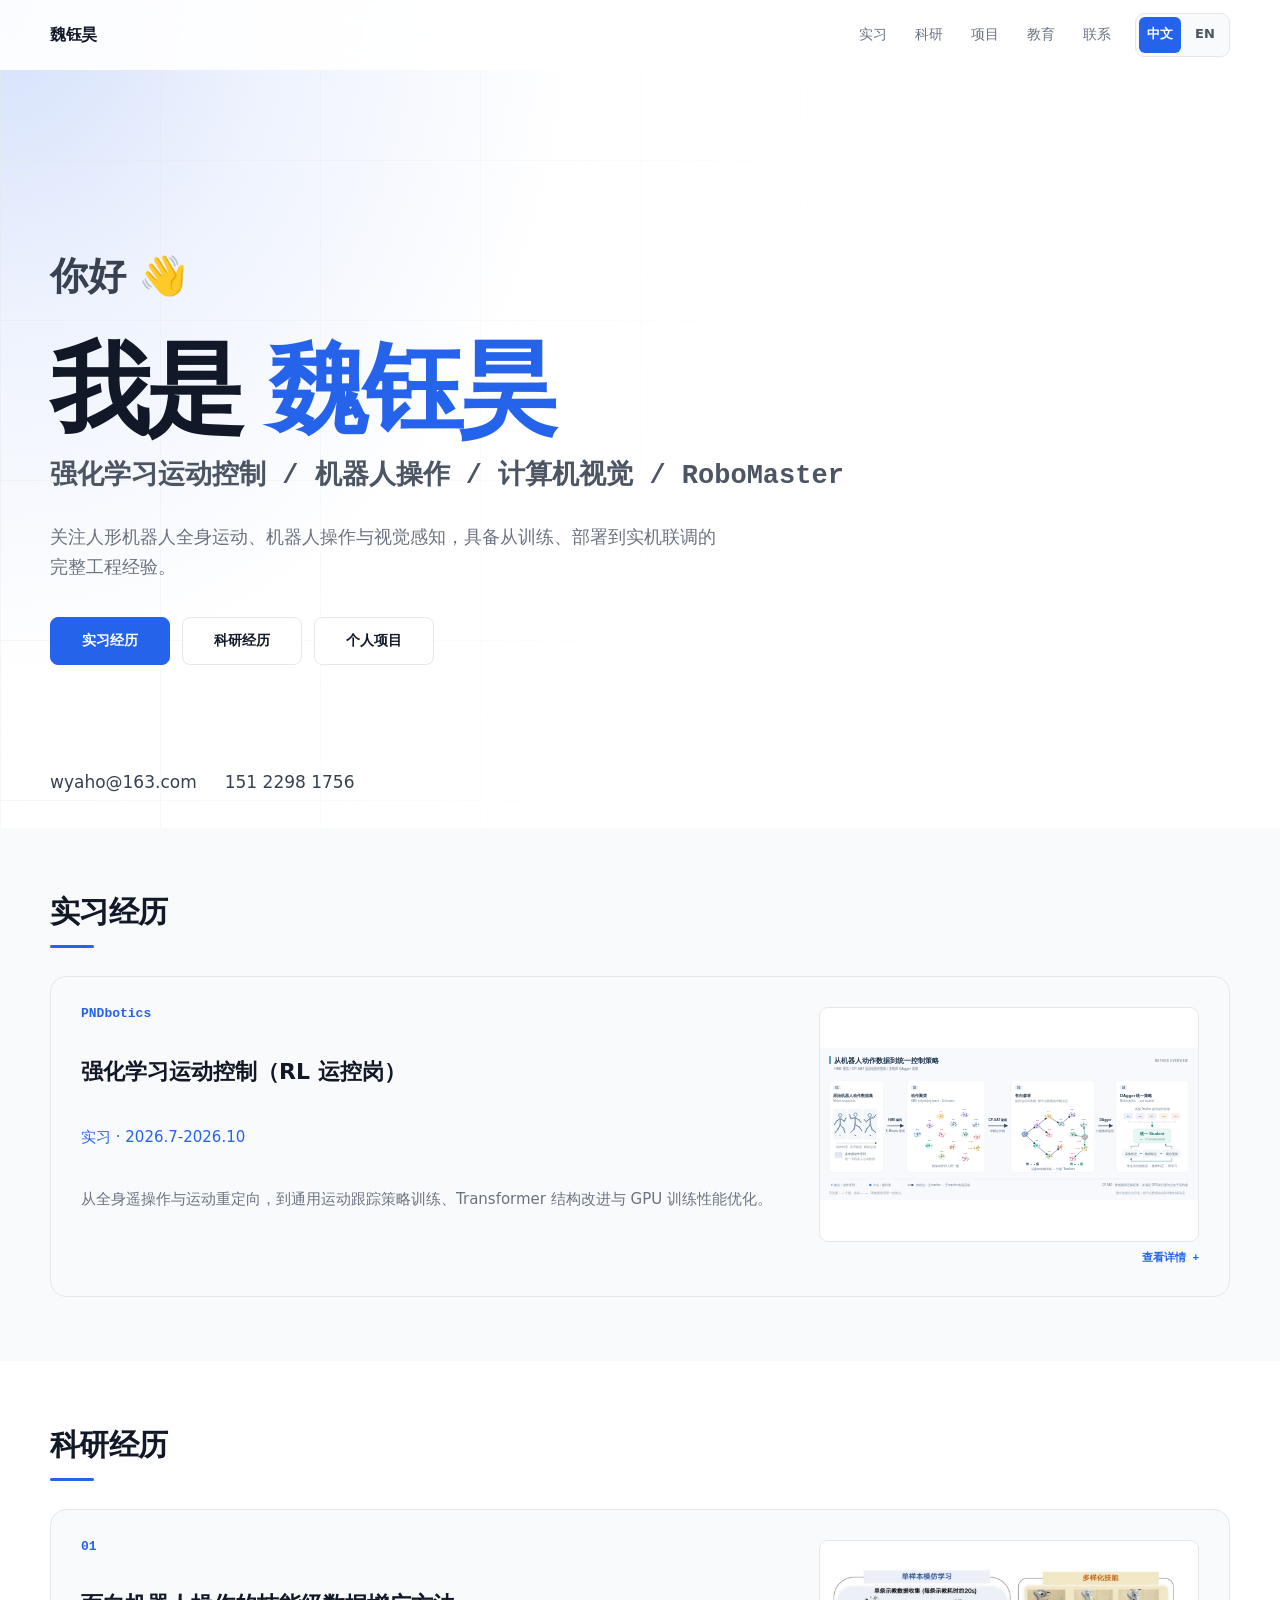
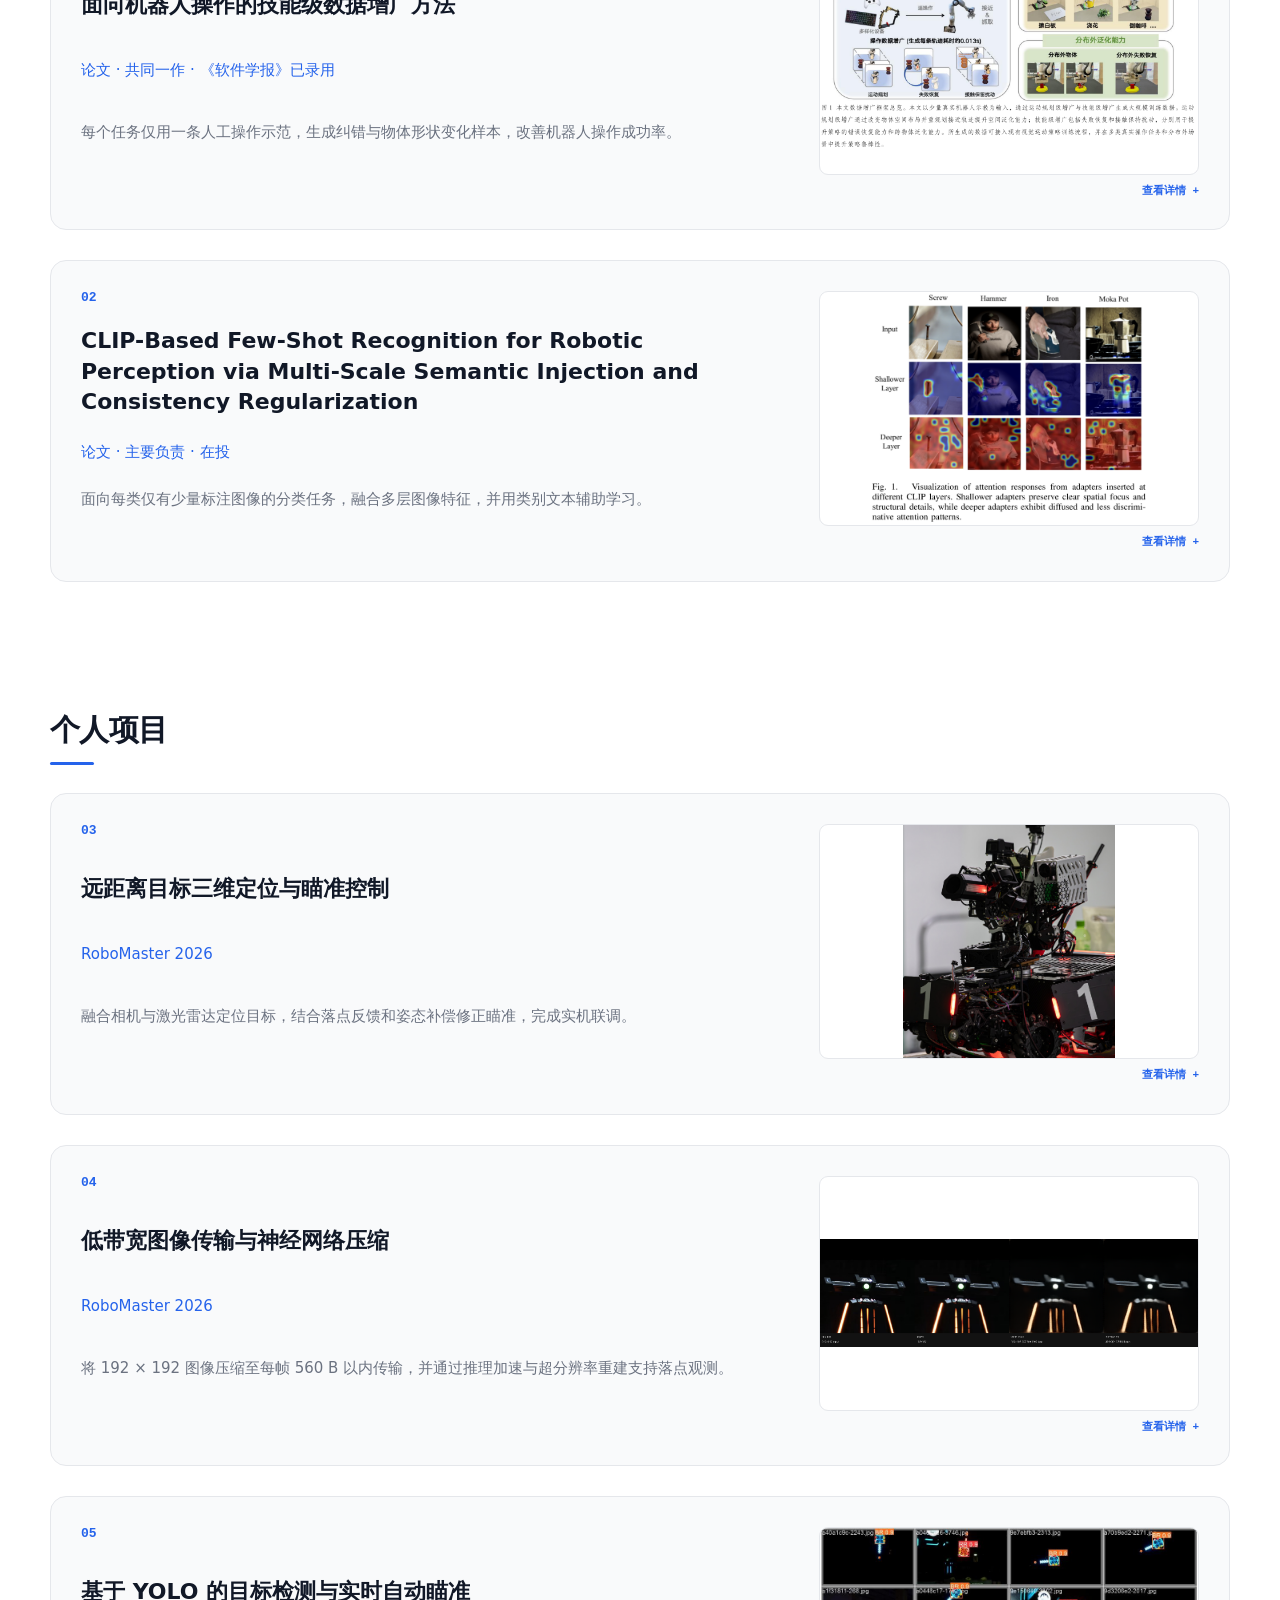
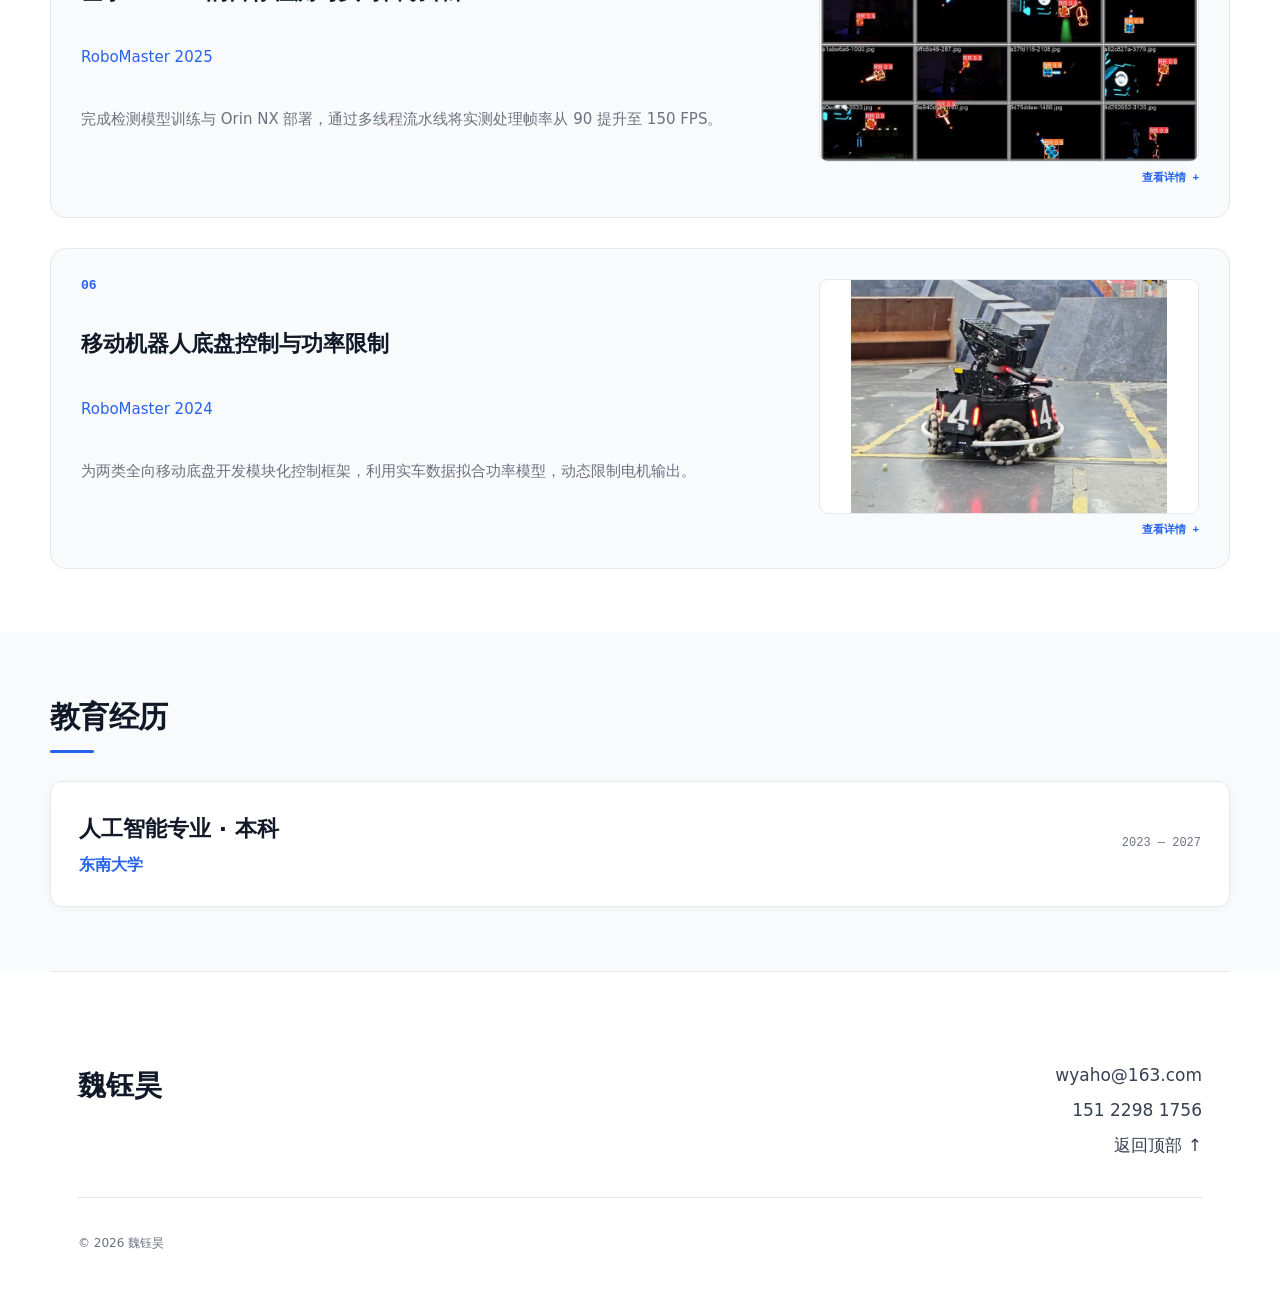
<file: index.html>
<!doctype html>
<html lang="zh-CN">
<head>
  <meta charset="UTF-8" />
  <meta name="viewport" content="width=device-width, initial-scale=1.0" />
  <meta name="description" content="魏钰昊的个人主页，聚焦人形机器人、强化学习、机器人操作与视觉感知。" />
  <meta name="theme-color" content="#2563eb" />
  <meta property="og:type" content="website" />
  <meta property="og:url" content="https://weiyuhao258.github.io/" />
  <link rel="canonical" href="https://weiyuhao258.github.io/" />
  <link rel="alternate" hreflang="zh-CN" href="https://weiyuhao258.github.io/" />
  <link rel="alternate" hreflang="en" href="https://weiyuhao258.github.io/en.html" />
  <link rel="alternate" hreflang="x-default" href="https://weiyuhao258.github.io/" />
  <meta property="og:title" content="魏钰昊｜强化学习运动控制与机器人操作" />
  <meta property="og:description" content="实习经历、研究论文、机器人项目与演示视频。" />
  <title>魏钰昊｜个人主页</title>
  <link rel="stylesheet" href="styles.css?v=bilingual-1" />
  <script src="script.js?v=bilingual-1" defer></script>
</head>
<body>
  <a class="skip-link" href="#main">跳至主要内容</a>
  <header class="topbar">
    <a class="logo" href="#home">魏钰昊</a>
    <div class="header-controls">
      <button class="menu-button" type="button" aria-expanded="false" aria-controls="nav">菜单</button>
      <nav id="nav" aria-label="主要导航">
        <a href="#experience">实习</a><a href="#research">科研</a><a href="#projects">项目</a><a href="#education">教育</a><a href="#contact">联系</a>
      </nav>
      <div class="language-switch" role="group" aria-label="语言">
        <a href="index.html" lang="zh-CN" hreflang="zh-CN" data-language="zh-CN" aria-current="true" aria-label="切换到中文">中文</a>
        <a href="en.html" lang="en" hreflang="en" data-language="en" aria-label="Switch to English">EN</a>
      </div>
    </div>
  </header>

  <main id="main">
    <section class="hero" id="home">
      <div class="hero-pattern" aria-hidden="true"></div>
      <div class="hero-content">
        <p class="hello">你好 👋</p>
        <h1>我是 <span>魏钰昊</span></h1>
        <p class="role">强化学习运动控制 / 机器人操作 / 计算机视觉 / RoboMaster</p>
        <p class="hero-summary">关注人形机器人全身运动、机器人操作与视觉感知，具备从训练、部署到实机联调的完整工程经验。</p>
        <div class="hero-actions">
          <a class="button primary" href="#experience">实习经历</a>
          <a class="button secondary" href="#research">科研经历</a>
          <a class="button secondary" href="#projects">个人项目</a>
        </div>
      </div>
      <div class="hero-contact"><a href="mailto:wyaho@163.com">wyaho@163.com</a><a href="tel:+8615122981756">151 2298 1756</a></div>
    </section>

    <section class="content-section tinted" id="experience">
      <div class="section-title"><h2>实习经历</h2><span></span></div>
      <div class="section-content timeline">
        <article class="timeline-item">
          <span class="timeline-dot"></span>
          <details class="project-card">
            <summary class="project-summary">
              <span class="project-index">PNDbotics</span>
              <strong>强化学习运动控制（RL 运控岗）</strong>
              <span class="project-meta">实习 · <time>2026.7-2026.10</time></span>
              <span class="project-brief">从全身遥操作与运动重定向，到通用运动跟踪策略训练、Transformer 结构改进与 GPU 训练性能优化。</span>
              <img class="project-thumb" src="assets/pnd/hme-cpsat-dagger-pipeline.svg?v=2" alt="PNDbotics 全身运动跟踪训练流程" loading="lazy" />
              <span class="expand-label">查看详情</span>
            </summary>
            <div class="experience-block">
              <h4>全身遥操作与运动重定向</h4>
              <p>为了让人形机器人跟随操作者的动作，我基于 Mink 逆运动学工具，将 VR 设备采集的人体骨架运动转换为机器人全身关节目标。这一过程称为运动重定向，需要适应人体与机器人的尺寸和关节结构差异；逆运动学（IK）则用于从目标位置和姿态求解关节配置。我还修复了 ROS 2 异步消息处理中因访问顺序和时间不一致引起的问题，并完善 Pico 设备的离线数据采集、人体标定与预处理工具。</p>
            </div>
            <div class="experience-block">
              <h4>通用全身 RL Motion Tracker</h4>
              <p>为了让同一个控制模型跟踪多种参考动作，我基于 mjlab 搭建全身运动跟踪训练链路，参考 Humanoid-GPT，使用 HME（Harmonic Motion Embedding）特征表示动作，并通过 K-Means 将相似动作分组。每个动作簇训练一个 PPO 专家策略（cluster expert），再通过 DAgger（数据集聚合）在学生策略访问的状态上查询对应专家、聚合监督数据，蒸馏得到统一的运动跟踪策略。</p>
              <p>观察到相近动作簇之间的参数迁移可以加快收敛后，我利用已训练模型暖启动相邻簇，并用 CP-SAT 联合规划训练顺序与初始化来源，在理论最少训练批次数的约束下，最小化跨簇迁移的 HME 距离。</p>
              <figure class="project-flow">
                <button type="button" aria-haspopup="dialog" data-image-src="assets/pnd/hme-cpsat-dagger-pipeline.svg?v=2" aria-label="放大全身运动跟踪训练流程图">
                  <img src="assets/pnd/hme-cpsat-dagger-pipeline.svg?v=2" width="1946" height="780" alt="动作数据经 HME 编码与聚类，由 CP-SAT 规划专家暖启动依赖，再通过多教师 DAgger 蒸馏为统一策略" loading="lazy" />
                </button>
                <figcaption>训练流程总览 · 点击放大。图中 14 个动作簇及以 C1、C14 为根的温启动森林为示意，实际根节点数量由求解结果决定；散点并非真实实验投影，实际调度还需满足 GPU 容量与训练依赖约束。</figcaption>
              </figure>
            </div>
            <div class="experience-block">
              <h4>PPO 专家策略的参数复用与多 GPU 训练调度</h4>
              <p>每个动作簇是一组相似动作，对应的专家策略是专门跟踪这组动作的控制模型。原训练流程为每个动作簇分别运行 PPO（近端策略优化，一种强化学习算法），从头训练专家策略。我尝试复用已训练模型的参数来初始化后续模型，这称为热启动（warm start）。对比实验中，在相同训练迭代次数下，从 HME 特征距离较近的动作簇初始化，通常能获得更高的跟踪成功率。</p>
              <p>参数复用还需要协调训练顺序：后续模型只能使用已经训练完成的模型，而等待依赖又可能让 GPU 空闲。我将问题建模为带依赖约束的并行任务调度，在固定最少训练批次数的条件下，尽量选择 HME 距离较近的初始化来源，使用 CP-SAT 约束优化求解器联合决定首批任务、各任务的执行批次和参数来源。</p>
              <details>
                <summary>问题分析与建模细节</summary>
                <div class="detail-content technical-narrative">
                  <h5>1. 同时考虑参数复用与 GPU 并行度</h5>
                  <p>只为每个任务选择距离最近的模型，可能产生无法执行的顺序：该模型尚未完成训练，或者两个任务互相等待。因此，初始化来源与执行顺序必须一起考虑。一个成功训练的模型可以被所有更晚启动的任务复用，也可以用于初始化多个模型，无需将它们绑定到同一张 GPU。</p>
                  <h5>2. 固定训练批次数，再优化初始化来源</h5>
                  <p>模型将各专家策略的训练时长近似为相等，并采用同步分批调度，即一批任务全部结束后再启动下一批。对 N 个动作簇、G 张 GPU，每批最多安排 G 个任务，最少需要 T = ⌈N / G⌉ 批。在 96 个动作簇、8 张 GPU 的设置下，共安排 12 批，每批 8 个训练任务。</p>
                  <p>批次数固定后，以初始化来源与目标动作簇之间的 HME 距离估计迁移难度，并最小化这些距离的总和。这样，哪些模型先训练、何时可被复用，以及后续模型从哪里初始化，都可以在同一个调度模型中优化。</p>
                  <h5>3. 用 CP-SAT 求解执行批次与依赖关系</h5>
                  <p>为每个动作簇 i 定义整数变量 w<sub>i</sub>，表示执行批次；布尔变量 x<sub>ij</sub> 表示任务 j 是否使用任务 i 的模型初始化，D<sub>ij</sub> 为两者的 HME 距离。第一批任务从头训练，其余任务必须选择一个已完成的模型作为初始化来源，在依赖图中称为父节点。第一批安排哪些动作簇也由求解器决定。</p>
                  <div class="model-spec" aria-label="CP-SAT 调度模型">
                    <div class="equation-row">
                      <span class="equation-label">优化目标</span>
                      <div class="equation-scroll">
                        <math xmlns="http://www.w3.org/1998/Math/MathML" display="block" aria-label="最小化各模型与其初始化来源之间的 HME 距离总和">
                          <mrow><mo movablelimits="true">min</mo><mspace width="0.4em" /><munder><mo>∑</mo><mrow><mi>i</mi><mo>≠</mo><mi>j</mi></mrow></munder><msub><mi>D</mi><mrow><mi>i</mi><mi>j</mi></mrow></msub><msub><mi>x</mi><mrow><mi>i</mi><mi>j</mi></mrow></msub></mrow>
                        </math>
                      </div>
                    </div>
                    <div class="equation-row">
                      <span class="equation-label">变量范围</span>
                      <div class="equation-scroll">
                        <math xmlns="http://www.w3.org/1998/Math/MathML" display="block" aria-label="每个动作簇的执行批次为 1 到 T，T 为 N 除以 G 向上取整；依赖变量取零或一">
                          <mrow><msub><mi>w</mi><mi>i</mi></msub><mo>∈</mo><mo>{</mo><mn>1</mn><mo>,</mo><mo>…</mo><mo>,</mo><mi>T</mi><mo>}</mo><mo>,</mo><mspace width="0.6em" /><mi>T</mi><mo>=</mo><mrow><mo>⌈</mo><mfrac><mi>N</mi><mi>G</mi></mfrac><mo>⌉</mo></mrow><mo>,</mo><mspace width="0.6em" /><msub><mi>x</mi><mrow><mi>i</mi><mi>j</mi></mrow></msub><mo>∈</mo><mo>{</mo><mn>0</mn><mo>,</mo><mn>1</mn><mo>}</mo></mrow>
                        </math>
                      </div>
                    </div>
                    <div class="equation-row">
                      <span class="equation-label">容量约束</span>
                      <div class="equation-scroll">
                        <math xmlns="http://www.w3.org/1998/Math/MathML" display="block" aria-label="对于每个批次 t，安排的动作簇数量不超过 G">
                          <mrow><mo>|</mo><mo>{</mo><mi>i</mi><mo>:</mo><msub><mi>w</mi><mi>i</mi></msub><mo>=</mo><mi>t</mi><mo>}</mo><mo>|</mo><mo>≤</mo><mi>G</mi><mo>,</mo><mspace width="0.6em" /><mo>∀</mo><mi>t</mi><mo>∈</mo><mo>{</mo><mn>1</mn><mo>,</mo><mo>…</mo><mo>,</mo><mi>T</mi><mo>}</mo></mrow>
                        </math>
                      </div>
                    </div>
                    <div class="equation-row">
                      <span class="equation-label">起点约束</span>
                      <div class="equation-scroll">
                        <math xmlns="http://www.w3.org/1998/Math/MathML" display="block" aria-label="第一批安排 G 个从头训练的任务">
                          <mrow><mo>|</mo><mo>{</mo><mi>j</mi><mo>:</mo><msub><mi>w</mi><mi>j</mi></msub><mo>=</mo><mn>1</mn><mo>}</mo><mo>|</mo><mo>=</mo><mi>G</mi></mrow>
                        </math>
                      </div>
                    </div>
                    <div class="equation-row">
                      <span class="equation-label">父节点约束</span>
                      <div class="equation-scroll">
                        <math xmlns="http://www.w3.org/1998/Math/MathML" display="block" aria-label="第一批动作簇没有初始化来源，其余动作簇恰好有一个初始化来源">
                          <mrow><munder><mo>∑</mo><mrow><mi>i</mi><mo>≠</mo><mi>j</mi></mrow></munder><msub><mi>x</mi><mrow><mi>i</mi><mi>j</mi></mrow></msub><mo>=</mo><mrow><mo stretchy="true">{</mo><mtable columnalign="left left" columnspacing="1.2em" rowspacing="0.5em"><mtr><mtd><mn>0</mn><mo>,</mo></mtd><mtd><msub><mi>w</mi><mi>j</mi></msub><mo>=</mo><mn>1</mn></mtd></mtr><mtr><mtd><mn>1</mn><mo>,</mo></mtd><mtd><msub><mi>w</mi><mi>j</mi></msub><mo>&gt;</mo><mn>1</mn></mtd></mtr></mtable></mrow></mrow>
                        </math>
                      </div>
                    </div>
                    <div class="equation-row">
                      <span class="equation-label">依赖约束</span>
                      <div class="equation-scroll">
                        <math xmlns="http://www.w3.org/1998/Math/MathML" display="block" aria-label="若 j 从 i 初始化，则 i 的训练批次必须早于 j">
                          <mrow><msub><mi>x</mi><mrow><mi>i</mi><mi>j</mi></mrow></msub><mo>=</mo><mn>1</mn><mo>⇒</mo><msub><mi>w</mi><mi>i</mi></msub><mo>&lt;</mo><msub><mi>w</mi><mi>j</mi></msub></mrow>
                        </math>
                      </div>
                    </div>
                  </div>
                  <p>容量约束限制每批任务的数量；依赖约束要求初始化来源先于当前任务完成，排除循环等待。CP-SAT 同时搜索首批任务、执行批次与依赖关系，避免先固定初始化来源后才发现 GPU 无法充分并行。</p>
                  <h5>4. 训练失败后，对剩余任务重新建模</h5>
                  <p>初始规划假定各任务训练完成后都能提供可用模型。如果某个模型因表现过差被弃用，就需要调整依赖它的后续任务。将任务分为已成功集合 S、已弃用集合 D 和未训练集合 U：保留 S 的模型，排除 D，并允许 U 中的任务从 S 或后续更早完成的任务中选择初始化来源。</p>
                  <p>每批结束后，若还剩 R 个待训练任务，就以 K = ⌈R / G⌉ 作为剩余批次数上限，重新求解任务分配与依赖关系。已经成功的模型不再占用后续 GPU 资源，可以直接用于初始化，使剩余训练继续复用已有成果。</p>
                </div>
              </details>
            </div>
            <div class="experience-block">
              <h4>Transformer 策略模型结构优化</h4>
              <p>针对机器人历史状态与未来目标运动的联合建模需求，我重新设计了双流时序 Actor–Critic：机器人观测历史与参考动作分别逐帧嵌入，通过因果 Self-Attention 建模历史状态，再用 Cross-Attention 读取目标运动序列。历史窗口包含过去 10 帧与当前帧，参考动作窗口包含过去 10 帧、当前帧及未来 10 帧目标，让策略同时利用运动上下文与未来目标信息。</p>
              <p>两个 Fusion Block 顺序融合两路信息。第一个模块更新全部 11 个历史 token；第二个模块仅为当前 token 计算查询和后续输出，裁剪不会进入输出头的末端计算，同时仍读取完整的 11 帧历史与 21 帧参考动作 K/V，在利用更长时间信息的同时控制计算开销。</p>
              <figure class="project-flow">
                <button type="button" aria-haspopup="dialog" data-image-src="assets/pnd/model-architecture-v5-zh.svg" aria-label="放大双流时序 Actor–Critic 模型结构图">
                  <img src="assets/pnd/model-architecture-v5-zh.svg" width="2600" height="2080" alt="双流时序 Actor–Critic：11 帧机器人观测与 21 帧参考动作，通过两个含因果自注意力和交叉注意力的 Fusion Block 融合；第二个模块仅计算当前查询" loading="lazy" />
                </button>
                <figcaption>双流时序 Actor–Critic · 点击放大查看结构细节。Actor 与 Critic 结构相同、参数独立，分别输出 29 维动作均值和 1 维状态价值。</figcaption>
              </figure>
              <details>
                <summary>输入、注意力融合与末端计算裁剪</summary>
                <div class="detail-content technical-narrative">
                  <h5>逐帧保留时序信息</h5>
                  <p>Actor 的机器人观测输入为 11 × 93，Critic 为 11 × 219；参考动作输入均为 21 × 67（帧数 × 每帧特征数）。参考动作表示需要跟踪的目标运动，包含未来目标，不是机器人此前执行的控制动作。两路输入分别映射为逐帧 token，没有时间池化。</p>
                  <h5>先理解历史状态，再读取参考动作</h5>
                  <p>每个 Fusion Block 包含因果 Self-Attention、Cross-Attention 和前馈网络（FFN），并配合残差连接。Cross-Attention 的 Q 来自自注意力更新后的历史 token，K/V 来自参考动作 token；RoPE（旋转位置编码）作用于 Q 和 K。同一组参考动作 embedding 送入两个模块，模块各自具有独立的归一化与投影参数。</p>
                  <h5>只省去不被输出头使用的计算</h5>
                  <p>Fusion Block 1 保留全部历史 token 的输出；Fusion Block 2 仅计算当前 token 的 Self-Attention 查询、Cross-Attention 查询及 FFN 输出。两个模块的 Self-Attention 仍读取全部历史 K/V，Cross-Attention 仍读取全部参考动作 K/V，因此没有缩短可读取的历史或目标窗口。</p>
                </div>
              </details>
            </div>
            <div class="experience-block">
              <h4>模型训练性能优化：RoPE 融合与短序列 Attention</h4>
              <p>基于 PyTorch Profiler，我定位了双流时序 Transformer 在 PPO 训练中的两处 GPU 开销：RoPE 多步运算产生的中间张量读写，以及通用 Attention 内核对短序列形状的适配不足。使用 Triton 开发融合 RoPE 和专用 Attention 的前后向算子，并对齐原后端的关键浮点运算顺序，解决局部数值误差在完整训练更新中放大的问题。</p>
              <p>在 RTX PRO 6000 Blackwell 的真实环境基准中，保持模型结构、精度策略和 PPO 配置不变，<strong>PPO 更新耗时从 3.2139 秒降至 1.6718 秒，减少 48.0%；采样与更新合计从 4.5597 秒降至 2.9826 秒，减少 34.6%，迭代吞吐约为原来的 1.53 倍。</strong>测量不包含日志写盘、周期评估、checkpoint 保存和状态重置。</p>
              <details>
                <summary>性能瓶颈、内核实现与数值验收</summary>
                <div class="detail-content technical-narrative">
                  <h5>融合 RoPE，减少中间显存访问</h5>
                  <p>将特征配对、正余弦乘法与旋转加减合并到 Triton kernel，并实现融合反向，通过自定义 torch.autograd.Function 接入原训练流程。保留原 FP32 运算顺序，减少中间结果反复写回与读取。独立消融中，仅缓存正余弦表的收益约为 0.12%，主要加速来自融合执行。</p>
                  <h5>针对实际短序列设计 Attention 前后向</h5>
                  <p>两个 Fusion Block 的注意力形状分别为 11×11、11×21、1×11 和 1×21，每个 head 宽度为 32。我采用适合这些形状的小分块，并实现 Q/K/V 梯度和实际张量布局处理。在同一实际 PPO minibatch 的 profiler 对照中，Attention 前后向主 kernel 总耗时从 46.850 ms 降到 13.244 ms。</p>
                  <h5>从数学等价走到训练数值一致</h5>
                  <p>初版内核虽有加速，但局部微小误差在后续 TF32 线性层中放大，未通过 AdamW 状态验收。进一步核对原后端的 FastF32 路径，匹配操作数拆分与舍入、三次 TF32 矩阵乘累加、分段归约，以及 softmax 前后向的关键计算顺序，最终在既定误差门槛下通过完整训练更新验收。</p>
                  <h5>真实 rollout 与完整 PPO 更新验证</h5>
                  <p>使用 2048 个环境、24 步 rollout 和 5 epochs × 4 minibatches，让基线与优化版从相同模型及优化器状态出发，使用同一份真实 on-policy 数据更新。在已测样例中，完整模型输出与梯度、20 次优化器更新后的 4 项 loss、129 个参数及 387 个 AdamW 状态张量记录的最大绝对差均为 0，自适应学习率决策一致；另通过 48 项布局、部分梯度及重复运行测试。</p>
                  <p>性能收益来自预热后的稳定测量；上述 20 次优化器更新对应一次完整 PPO 更新过程。验收结果限于已测硬件、FP32/原 TF32 设置与既定短序列形状，不等同于长期训练轨迹或最终收敛已经验证一致。</p>
                </div>
              </details>
            </div>
          </details>
        </article>
      </div>
    </section>

    <section class="content-section" id="research">
      <div class="section-title"><h2>科研经历</h2><span></span></div>
      <div class="section-content project-list">
        <details class="project-card">
          <summary class="project-summary">
            <span class="project-index">01</span>
            <strong>面向机器人操作的技能级数据增广方法</strong>
            <span class="project-meta">论文 · 共同一作 · 《软件学报》已录用</span>
            <span class="project-brief">每个任务仅用一条人工操作示范，生成纠错与物体形状变化样本，改善机器人操作成功率。</span>
            <img class="project-thumb" src="assets/skill-augmentation/jos-overview-hd.png" alt="技能级数据增广项目配图" loading="lazy" />
            <span class="expand-label">查看详情</span>
          </summary>
          <div class="project-detail">
            <button type="button" aria-haspopup="dialog" class="paper-image-link" data-image-src="assets/skill-augmentation/jos-overview-hd.png" aria-label="查看技能级数据增广框架高清图（当前页面放大）">
              <img class="project-image" src="assets/skill-augmentation/jos-overview-hd.png" alt="技能级数据增广框架" loading="lazy" />
              <span>点击查看高清大图 ↗</span>
            </button>
            <h4>研究问题：示范很少时，如何学会纠错并适应新物体？</h4>
            <p>机器人模仿学习需要人工示教，即记录人控制机器人完成任务时的观测和动作，再训练模型根据观测生成动作。真实示教采集成本高，而只有成功示范时，模型可能学不会如何纠正执行偏差，也难以适应形状不同的新物体。本研究通过编辑已有示教生成更多训练样本，这一过程称为数据增广。</p>
            <p>论文将操作轨迹分为接触前的“运动规划阶段”和接触后的“完成技能阶段”，例如先接近杯子，再抓住杯子完成倾倒。“技能级增广”指针对后一阶段及其起始状态生成训练样本，重点补充偏离后的恢复动作，以及物体形状发生变化的观测。</p>
            <h4>方法设计：补充恢复轨迹，改变物体非接触区域的形状</h4>
            <p>论文中的“失败恢复增广”通过编辑点云（表示物体表面的三维采样点）和机械臂状态，模拟开始接触物体时的位置、朝向偏差或视野遮挡，再生成回到正常操作起点的轨迹，并接续原有操作。生成的样本让模型学习从偏离状态恢复后继续完成任务。</p>
            <p>另一种方法称为“接触保持扰动”：保留机器人与物体接触区域的形状，只对其余区域进行拉宽、增高或表面形变。例如，用夹爪抓杯把时，保持杯把的接触形状，改变杯身形状。这样可以增加训练物体的外形变化，同时保留原示教中的接触几何关系。</p>
            <button type="button" aria-haspopup="dialog" class="paper-image-link" data-image-src="assets/skill-augmentation/jos-method-hd.png" aria-label="查看失败恢复与接触保持扰动高清图（当前页面放大）">
              <img class="project-image" src="assets/skill-augmentation/jos-method-hd.png" alt="失败恢复轨迹与接触保持扰动方法示意" loading="lazy" />
              <span>点击查看高清大图 ↗</span>
            </button>
            <h4>实验验证与效果</h4>
            <p>实验以每个任务一条真实示教为起点，使用增广数据训练根据点云生成动作的 DP3 策略，并在 Franka 机械臂上验证擦拭、倾倒、抓取等真实操作任务。相比仅改变物体位置和接近路径的增广方式，加入技能级增广提高了操作成功率，并改善了对新物体和执行偏差的适应能力。</p>
            <p>失败恢复实验中，机器人学会了先纠正异常状态，再继续操作。例如，当机械臂自身遮挡摄像头、使目标物体从视野中消失时，机械臂会主动抬起，让摄像头重新看到物体，然后继续完成任务；当末端位置发生偏移时，也能回到可继续操作的位置。这些行为体现了从失败状态中恢复的能力，下方视频展示了相应的实机过程。</p>
            <div class="video-grid three"><video controls playsinline preload="metadata" src="assets/skill-augmentation/demo-1.mp4"></video><video controls playsinline preload="metadata" src="assets/skill-augmentation/demo-2.mp4"></video><video controls playsinline preload="metadata" src="assets/skill-augmentation/demo-3.mp4"></video></div>
            <a class="external-link" href="https://www.jos.org.cn/ch/reader/view_abstract.aspx?flag=2&amp;file_no=202604270000003&amp;journal_id=jos" target="_blank" rel="noreferrer">论文链接 · 软件学报 ↗</a>
          </div>
        </details>

        <details class="project-card">
          <summary class="project-summary">
            <span class="project-index">02</span>
            <strong>CLIP-Based Few-Shot Recognition for Robotic Perception via Multi-Scale Semantic Injection and Consistency Regularization</strong>
            <span class="project-meta">论文 · 主要负责 · 在投</span>
            <span class="project-brief">面向每类仅有少量标注图像的分类任务，融合多层图像特征，并用类别文本辅助学习。</span>
            <img class="project-thumb" src="assets/clip-recognition/clip-layer-attention.png" alt="CLIP 少样本识别项目配图" loading="lazy" />
            <span class="expand-label">查看详情</span>
          </summary>
          <div class="project-detail">
            <h4>研究动机：CLIP 不同网络层保留的信息并不相同</h4>
            <button type="button" aria-haspopup="dialog" class="paper-image-link" data-image-src="assets/clip-recognition/clip-layer-attention.png" aria-label="查看 CLIP 不同层注意力对比高清图（当前页面放大）">
              <img class="project-image" src="assets/clip-recognition/clip-layer-attention.png" alt="浅层与深层 CLIP 特征的注意力对比" loading="lazy" />
              <span>点击查看高清大图 ↗</span>
            </button>
            <p>CLIP 通过图像与文字配对训练，将视觉内容和语言概念映射到同一特征空间。它的视觉编码器逐层处理图像：较浅和中间层保留较多局部结构、形状和空间位置，较深层更侧重类别语义，但空间信息会逐渐变粗。常见的 CLIP 少样本分类方法只使用最后一层特征，可能因此遗漏区分相似类别所需的局部细节。</p>
            <p>上图比较了四类图像在不同网络深度上的注意力响应。较浅层的高响应区域集中在螺钉、锤子、熨斗和摩卡壶等目标本身，能较清楚地保留物体位置与轮廓；较深层的响应更分散，部分注意力落在背景或与目标无关的位置。这说明不同层提取的特征具有互补性，分类时需要同时利用中间层的局部证据和深层的语义信息，而不能只依赖最终输出。</p>
            <h4>方法设计：用类别文本引导特征提取，融合不同层的图像信息</h4>
            <button type="button" aria-haspopup="dialog" class="paper-image-link" data-image-src="assets/clip-recognition/clip-framework.png" aria-label="查看 CLIP 方法框架高清图（当前页面放大）">
              <img class="project-image" src="assets/clip-recognition/clip-framework.png" alt="多尺度语义注入与语义一致性正则化框架" loading="lazy" />
              <span>点击查看高清大图 ↗</span>
            </button>
            <p>Multi-Scale Semantic Injection（MSI，多尺度语义注入）从冻结的 CLIP 视觉编码器中选取多个中间层输出。对于每一层，先将类别名称经过 CLIP 文本编码器得到文本特征，再把文本 token 与该层的图像 patch token 一起送入共享的 Transformer，使图像特征获得当前分类任务的类别提示。</p>
            <p>语义注入后，以包含类别信息的全局 token 作为查询，通过交叉注意力从各个局部 patch 中选择与类别最相关的区域，得到每层的图像表示。最后，注意力池化模块学习不同层的权重，将局部空间细节与深层语义汇总为最终特征，并通过它与各类别原型之间的距离完成少样本分类。</p>
            <p>训练时，带标签的参考图像可以使用真实类别名称，待分类图像却没有真实标签，直接依赖文本会造成两类特征不一致。Semantic Consistency Regularization（SCR，语义一致性正则化）对同一图像分别执行有文本提示和无文本提示的前向计算：一方面随机关闭部分文本提示，让模型同时适应两种输入；另一方面约束两条分支得到的特征保持接近。这样既能在训练时利用类别文本，又能让模型在只有图像输入时保持稳定。</p>
            <h4>实验验证与图示分析</h4>
            <button type="button" aria-haspopup="dialog" class="paper-image-link" data-image-src="assets/clip-recognition/clip-analysis.png" aria-label="查看 CLIP 注意力响应与聚合贡献高清图（当前页面放大）">
              <img class="project-image" src="assets/clip-recognition/clip-analysis.png" alt="不同视觉层的注意力响应与聚合贡献" loading="lazy" />
              <span>点击查看高清大图 ↗</span>
            </button>
            <p>实验在 MiniImageNet、TieredImageNet 与 CUB 三个图像分类数据集上进行，采用 5-way 1-shot 和 5-way 5-shot 设置：每次从五个类别中分类，每类分别提供一张或五张标注图像。与已有少样本学习和 CLIP 适配方法的对比表明，该方法在通用类别与细粒度类别数据集上均取得有竞争力的分类准确率。</p>
            <p>上图左侧给出了文本提示为“keyboard”时，CLIP 第 6、8、10、12 层的注意力图。第 6、8 层响应较分散，第 10 层开始形成更集中的键盘区域，第 12 层提供更抽象的类别响应，说明局部证据与语义信息分布在不同深度。右侧热力图展示 16 个注意力头对四个层级特征的聚合权重：多数注意力头同时使用多个层级，并对第 10、12 层赋予较高权重，表明模型没有固定依赖某一个网络层，而是在不同深度之间选择互补信息。</p>
            <p>消融实验进一步分别移除多层特征、交叉注意力、随机语义注入和特征一致性损失。多层特征与交叉注意力同时启用时分类效果最好；随机关闭文本提示与显式特征对齐共同使用时，也优于移除其中任一项的设置。这说明 MSI 主要改善局部判别信息的提取，SCR 则缓解参考图像使用文本、待分类图像仅有视觉输入造成的特征差异。</p>
            <span class="coming-soon">论文链接 · Coming Soon</span>
          </div>
        </details>

      </div>
    </section>

    <section class="content-section" id="projects">
      <div class="section-title"><h2>个人项目</h2><span></span></div>
      <div class="section-content project-list">
        <details class="project-card">
          <summary class="project-summary">
            <span class="project-index">03</span>
            <strong>远距离目标三维定位与瞄准控制</strong>
            <span class="project-meta">RoboMaster 2026</span>
            <span class="project-brief">融合相机与激光雷达定位目标，结合落点反馈和姿态补偿修正瞄准，完成实机联调。</span>
            <img class="project-thumb" src="assets/remote-aiming/rm-robot.jpg" alt="搭载远程吊射观瞄系统的机器人" loading="lazy" />
            <span class="expand-label">查看详情</span>
          </summary>
          <div class="project-detail">
            <h4>问题：单目视觉难以满足 20 m 以上的定位精度</h4>
            <p>项目用于 RoboMaster 机器人对抗赛中的远距离吊射任务。目标距离超过 20 m 后，基于 PnP 的单目视觉定位容易因目标在图像中尺寸较小、角点误差被距离放大而产生较大的深度误差，难以达到后续弹道计算所需的定位精度。因此引入激光雷达，与相机联合标定后使用点云提供更准确的目标距离与三维位置，再据此计算弹道和云台控制指令。</p>
            <h4>观瞄硬件</h4>
            <img class="project-image" src="assets/remote-aiming/rm-camera-rig-detail.png" alt="工业相机、50 mm 镜头、Livox Mid-70 与激光测距仪的硬件标注" loading="lazy" />
            <h4>方法：相机与雷达联合定位，反馈修正瞄准方向</h4>
            <button type="button" aria-haspopup="dialog" class="paper-image-link" data-image-src="assets/remote-aiming/flowchart_high_res.png" aria-label="查看远程吊射观瞄系统高清流程图（当前页面放大）">
              <img class="project-image" src="assets/remote-aiming/flowchart_high_res.png" alt="远程吊射观瞄系统流程：相机检测、点云定位、弹丸校准和云台补偿" loading="lazy" />
              <span>点击查看高清大图 ↗</span>
            </button>
            <p>首先使用 ROS2_CALIB 标定相机与 Livox Mid-70 激光雷达之间的位置和朝向关系。运行时将 YOLO 检测到的目标框投影到雷达点云，在对应区域内通过聚类和滤波去除离群点，再根据有效点云估计目标的水平距离、垂直距离和三维位置。弹道解算根据目标位置计算所需的俯仰角与水平偏角，并生成二轴云台的控制指令。</p>
            <p>针对弹丸误检和漏检，使用单目标跟踪关联连续画面中的同一颗弹丸，并依据观测轨迹和落点修正瞄准点。底盘倾斜时，利用惯性测量单元（IMU）提供的姿态信息，结合二轴云台运动学进行坐标变换，使水平转向与俯仰指令仍以地面为参考。</p>
            <h4>结果：完成目标定位、反馈修正与姿态补偿的实机联调</h4>
            <p>系统已完成传感器标定、三维定位、云台控制、弹丸跟踪与姿态补偿的集成和实机测试。测试中使用独立激光测距仪作为距离参考，核对定位中的测距结果。下方视频展示机器人上的观测与控制过程。</p>
            <video class="project-video" controls playsinline preload="metadata" poster="assets/remote-aiming/rm-range-test.png" src="assets/remote-aiming/demo-4.mp4"></video>
          </div>
        </details>

        <details class="project-card">
          <summary class="project-summary">
            <span class="project-index">04</span>
            <strong>低带宽图像传输与神经网络压缩</strong>
            <span class="project-meta">RoboMaster 2026</span>
            <span class="project-brief">将 192 × 192 图像压缩至每帧 560 B 以内传输，并通过推理加速与超分辨率重建支持落点观测。</span>
            <img class="project-thumb" src="assets/video-compression/compress-result.png" alt="低码率吊射图传项目配图" loading="lazy" />
            <span class="expand-label">查看详情</span>
          </summary>
          <div class="project-detail">
            <h4>问题：严格控制单帧大小，并在有限算力和电池供电下实时运行</h4>
            <p>通信协议留给每帧图像的数据只有约 560 B，任何一帧超出预算都无法直接发送。CompressAI 的 mbt2018_mean 预训练模型采用固定压缩配置，不支持实时可变码率控制，也不能严格保证不同复杂度的画面都落在单帧预算内，直接用于比赛存在超长码流的风险。为此，在该模型上加入基于 QVRF 的码率调节与超预算重试机制，使码流能够随画面复杂度动态变化。</p>
            <p>算力和供电同样受限：机载发送端运行在 NUC12 上，接收端使用只能依靠笔记本电池供电的 NVIDIA GPU 笔记本。系统需要在两端持续完成神经网络推理、熵编码和图像后处理，因此除了控制码率，还要提升推理效率、降低运行开销。</p>
            <h4>压缩方法：通过特征量化与反馈调节控制每帧码流</h4>
            <p><strong>图像特征与统计信息。</strong>发送端将 192 × 192 RGB 图像输入分析网络 g<sub>a</sub>，得到用于重建图像的低维特征 y。特征数量虽然减少了，但直接发送浮点数仍然太大，因此还需要量化和熵编码。超先验网络 h<sub>a</sub> 将 y 进一步转换为紧凑的辅助特征 z；对 z 量化并解码后，通过 h<sub>s</sub> 预测 y 中各元素的均值与尺度，即数值的中心和分散程度，为后续编码提供概率模型。</p>
            <p><strong>量化与熵编码。</strong>先从 y 中减去预测均值，再乘以增益系数 gain 并取整，得到待编码的整数符号。gain 较小时，更多相近数值会被归为同一个符号，压缩后的字节数减少，但部分图像细节也会丢失。随后根据预测尺度选择概率表，使用 rANS 熵编码将符号序列写成紧凑字节流；常见符号消耗的编码位数更少。发送内容包括主特征 y 的码流、辅助特征 z 的码流，以及解码所需的增益等信息。</p>
            <p><strong>逐帧反馈与超预算处理。</strong>根据上一帧实际字节数占 560 B 预算的比例调整下一帧 gain：剩余空间较多时提高增益以保留细节，接近上限时降低增益。如果当前帧超出预算，则进一步降低 gain 重新编码；多次尝试后仍超限时发送 OVER 标记，接收端保留上一帧画面，避免向链路提交超长图像数据。</p>
            <p><strong>接收端重建。</strong>先解码 z，并通过 h<sub>s</sub> 恢复与发送端一致的均值和尺度，再用相同的概率表解码 y 的整数符号。将符号除以 gain、加回均值后得到重建特征，送入解码网络 g<sub>s</sub> 生成图像，再用 RLFN ×2 超分辨率网络输出更高分辨率的画面。辅助特征 z 使两端能够重建同一套统计信息，无需直接传输体积更大的均值与尺度数组。压缩原理、码率反馈和异常处理的详细实现见 <a class="text-link" href="https://github.com/ElainaXD/rm_compress#具体实现" target="_blank" rel="noreferrer">项目技术文档 ↗</a>。</p>
            <h4>推理优化：按发送端与接收端的数据流减少额外开销</h4>
            <p>发送端使用 NUC12 的集成显卡与 OpenVINO 加速 g<sub>a</sub>，并通过 PrePostProcessor 将 BGR uint8 输入、图像缩放、RGB 转换和归一化合入推理图，避免单独在 CPU 上预处理。概率表索引查找使用 NumPy searchsorted 替代 CompressAI 原有的 build_indexes 搜索过程，减少熵编码前的索引构造开销。</p>
            <p>接收端将解码网络 g<sub>s</sub> 与 RLFN ×2 超分辨率网络融合成一个 TensorRT engine，中间特征无需返回 CPU，直接输出 384 × 384 图像；再使用 CuPy 在 GPU 上完成 NCHW FP32 到 HWC uint8 的格式转换。熵编码相关模块对数值一致性敏感，跨设备误差可能造成编码端和解码端概率表不一致，因此这部分保留在 CPU。</p>
            <h4>结果：完成低带宽实时传输，实测可用于落点判断</h4>
            <p>系统将 192 × 192 RGB 图像的压缩数据控制在每帧 560 B 以内。仓库记录的实现支持 24 FPS 传输，并在接收端输出 384 × 384 图像；实测重建画面可用于判断弹丸落点、辅助瞄准修正。</p>
            <p><strong>下方视频右下角的画面，是最终使用时操作手看到的效果</strong>，即经过压缩、传输、解码和超分辨率重建后，用于观察目标与弹丸落点的画面。</p>
            <video class="project-video" controls playsinline preload="metadata" poster="assets/video-compression/compress-landing.png" src="assets/video-compression/demo-5.mp4"></video>
            <a class="external-link" href="https://github.com/ElainaXD/rm_compress" target="_blank" rel="noreferrer">GitHub 仓库 ↗</a>
          </div>
        </details>

        <details class="project-card">
          <summary class="project-summary">
            <span class="project-index">05</span>
            <strong>基于 YOLO 的目标检测与实时自动瞄准</strong>
            <span class="project-meta">RoboMaster 2025</span>
            <span class="project-brief">完成检测模型训练与 Orin NX 部署，通过多线程流水线将实测处理帧率从 90 提升至 150 FPS。</span>
            <img class="project-thumb" src="assets/auto-aim/yolo-dataset.jpg" alt="YOLO 自瞄项目配图" loading="lazy" />
            <span class="expand-label">查看详情</span>
          </summary>
          <div class="project-detail">
            <h4>能量机关目标检测与模型部署</h4>
            <p>完成“能量机关”（比赛中的旋转靶标）的图像采集、数据清理、目标标注、YOLO 模型训练和 TensorRT 部署，在 NVIDIA Orin NX 上运行目标检测。比赛规则临时移除装置外边框后，根据装置已知尺寸，使用 OpenCV 遮盖旧图像中的边框，修正训练数据与赛场外观的差异，使已有数据得以复用；更新后的模型完成赛场应用。</p>
            <h4>自动瞄准系统的多线程流水线优化</h4>
            <p>将取图、预处理、推理、后处理、卡尔曼滤波观测、云台控制和发射控制拆分为独立任务线程，通过生产者—消费者模式传递数据，并使用条件变量在数据就绪时同步线程，减少各阶段之间的阻塞等待。针对推理瓶颈配置多个并行推理线程，使不同帧的处理过程可以重叠执行。</p>
            <figure class="project-flow">
              <button type="button" aria-haspopup="dialog" data-image-src="assets/auto-aim/diagram.png" aria-label="查看自瞄多线程推理流水线原图（当前页面放大）">
                <img src="assets/auto-aim/diagram.png" alt="自瞄多线程流水线：相机取图和预处理后，进入装甲板或能量机关的多线程推理任务，再衔接后处理、卡尔曼滤波观测、云台与发射控制；各任务通过条件变量同步。" width="937" height="900" loading="lazy" />
              </button>
              <figcaption>自瞄多线程推理流水线 · 点击查看原图</figcaption>
            </figure>
            <p>在项目测试条件下，多线程优化后系统每秒处理的图像帧数由 90 增加到 150，体现了流水线整体吞吐量的提升。以下两段视频展示自动瞄准系统的实机运行。</p>
            <div class="video-grid two"><video controls playsinline preload="metadata" src="assets/auto-aim/demo-6.mp4"></video><video controls playsinline preload="metadata" src="assets/auto-aim/demo-7.mp4"></video></div>
          </div>
        </details>

        <details class="project-card">
          <summary class="project-summary">
            <span class="project-index">06</span>
            <strong>移动机器人底盘控制与功率限制</strong>
            <span class="project-meta">RoboMaster 2024</span>
            <span class="project-brief">为两类全向移动底盘开发模块化控制框架，利用实车数据拟合功率模型，动态限制电机输出。</span>
            <img class="project-thumb" src="assets/chassis-control/infantry.jpg" alt="使用全向轮底盘的步兵机器人" loading="lazy" />
            <span class="expand-label">查看详情</span>
          </summary>
          <div class="project-detail">
            <h4>底盘嵌入式控制框架</h4>
            <p>开发适用于全向轮与麦克纳姆轮底盘的嵌入式控制框架，将外设通信、状态观测和控制逻辑拆分为独立模块，减少控制算法与具体硬件通信方式之间的耦合。通信适配、状态观测与控制参数可以分别修改，便于在不同底盘上复用和继续开发。</p>
            <h4>电机功率建模</h4>
            <p>采集实车在不同转速与负载下的电机转速、电流和功率数据，拟合电机功率估计模型。运行时根据各电机状态估计底盘总功率，再动态限制电机目标输出，使功率控制能够随当前运行状态调整，而不是采用固定输出限幅。</p>
          </div>
        </details>
      </div>
    </section>

    <section class="content-section tinted" id="education">
      <div class="section-title"><h2>教育经历</h2><span></span></div>
      <div class="section-content"><article class="education-card"><div><h3>人工智能专业 · 本科</h3><p>东南大学</p></div><time>2023 — 2027</time></article></div>
    </section>

  </main>

  <footer id="contact">
    <div><h2>魏钰昊</h2></div>
    <div class="footer-links"><a href="mailto:wyaho@163.com">wyaho@163.com</a><a href="tel:+8615122981756">151 2298 1756</a><a href="#home">返回顶部 ↑</a></div>
    <p class="copyright">© <span data-year></span> 魏钰昊</p>
  </footer>
</body>
</html>
</file>
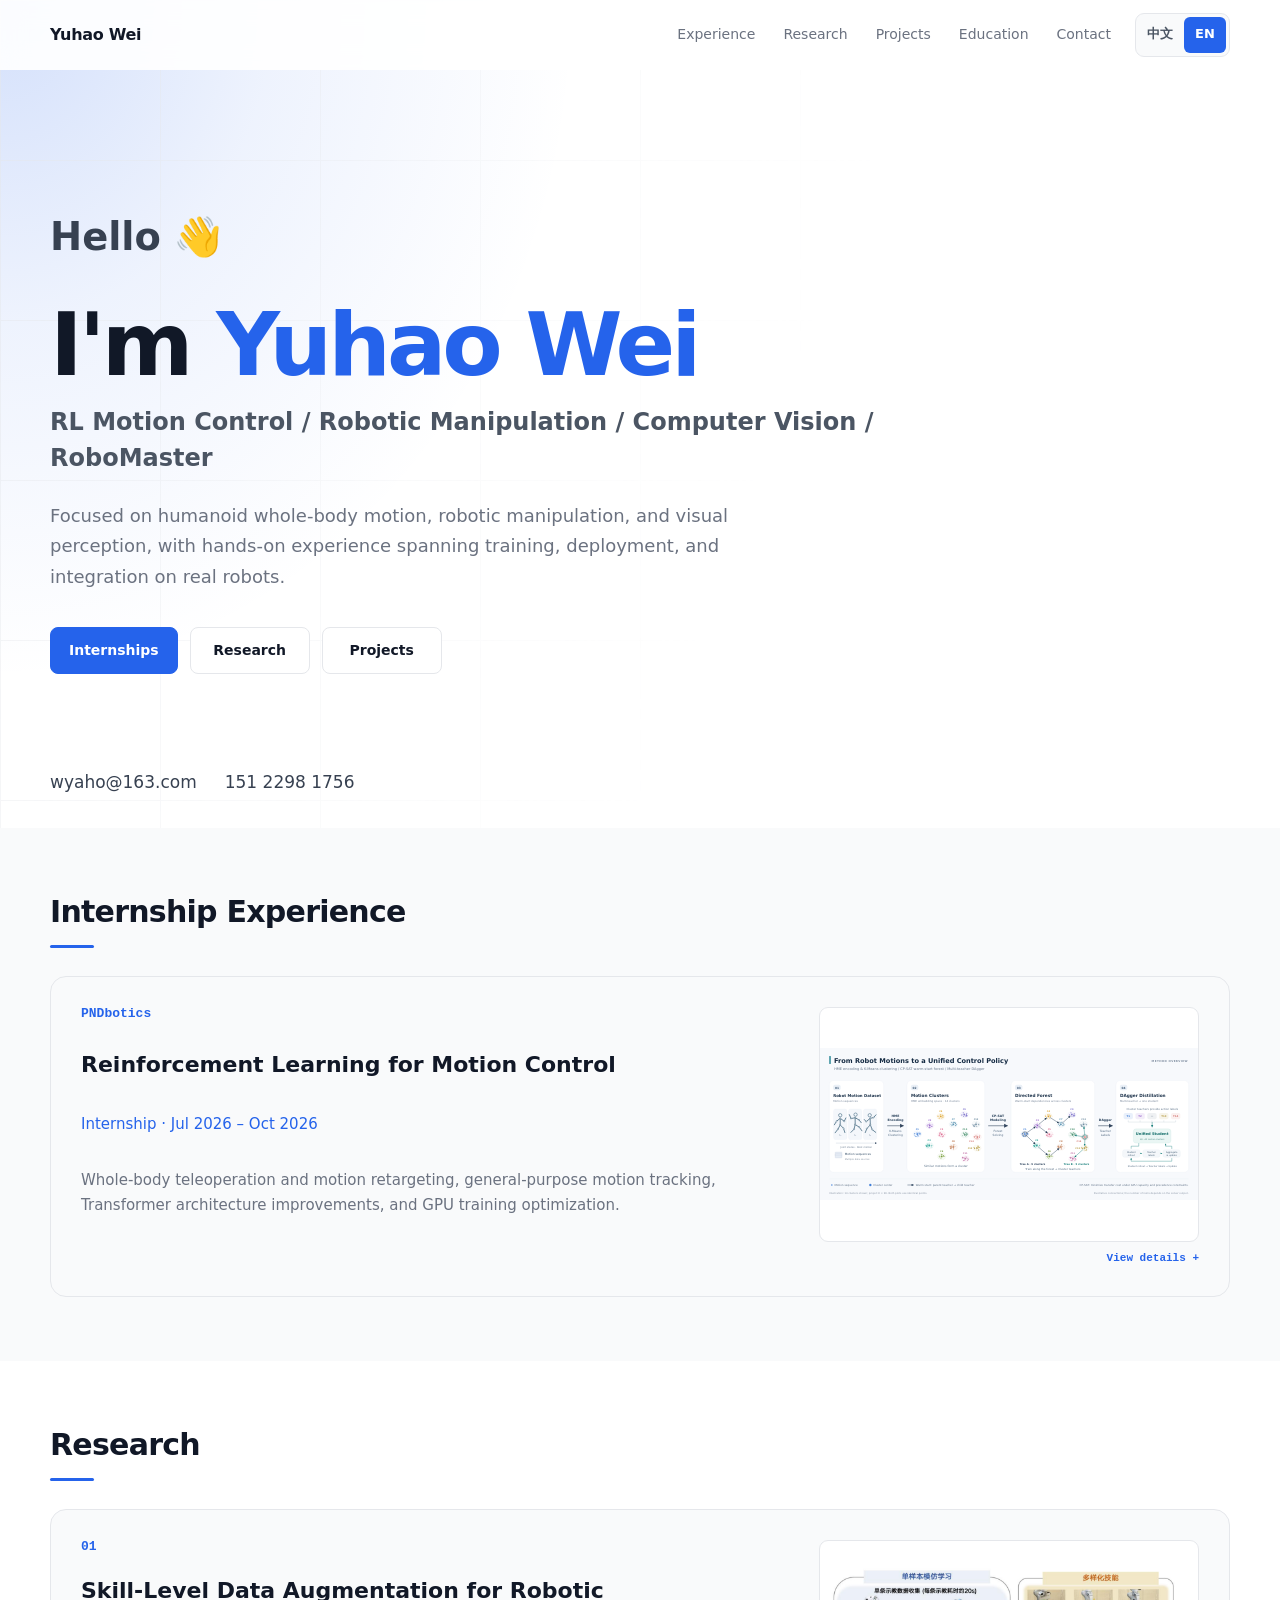
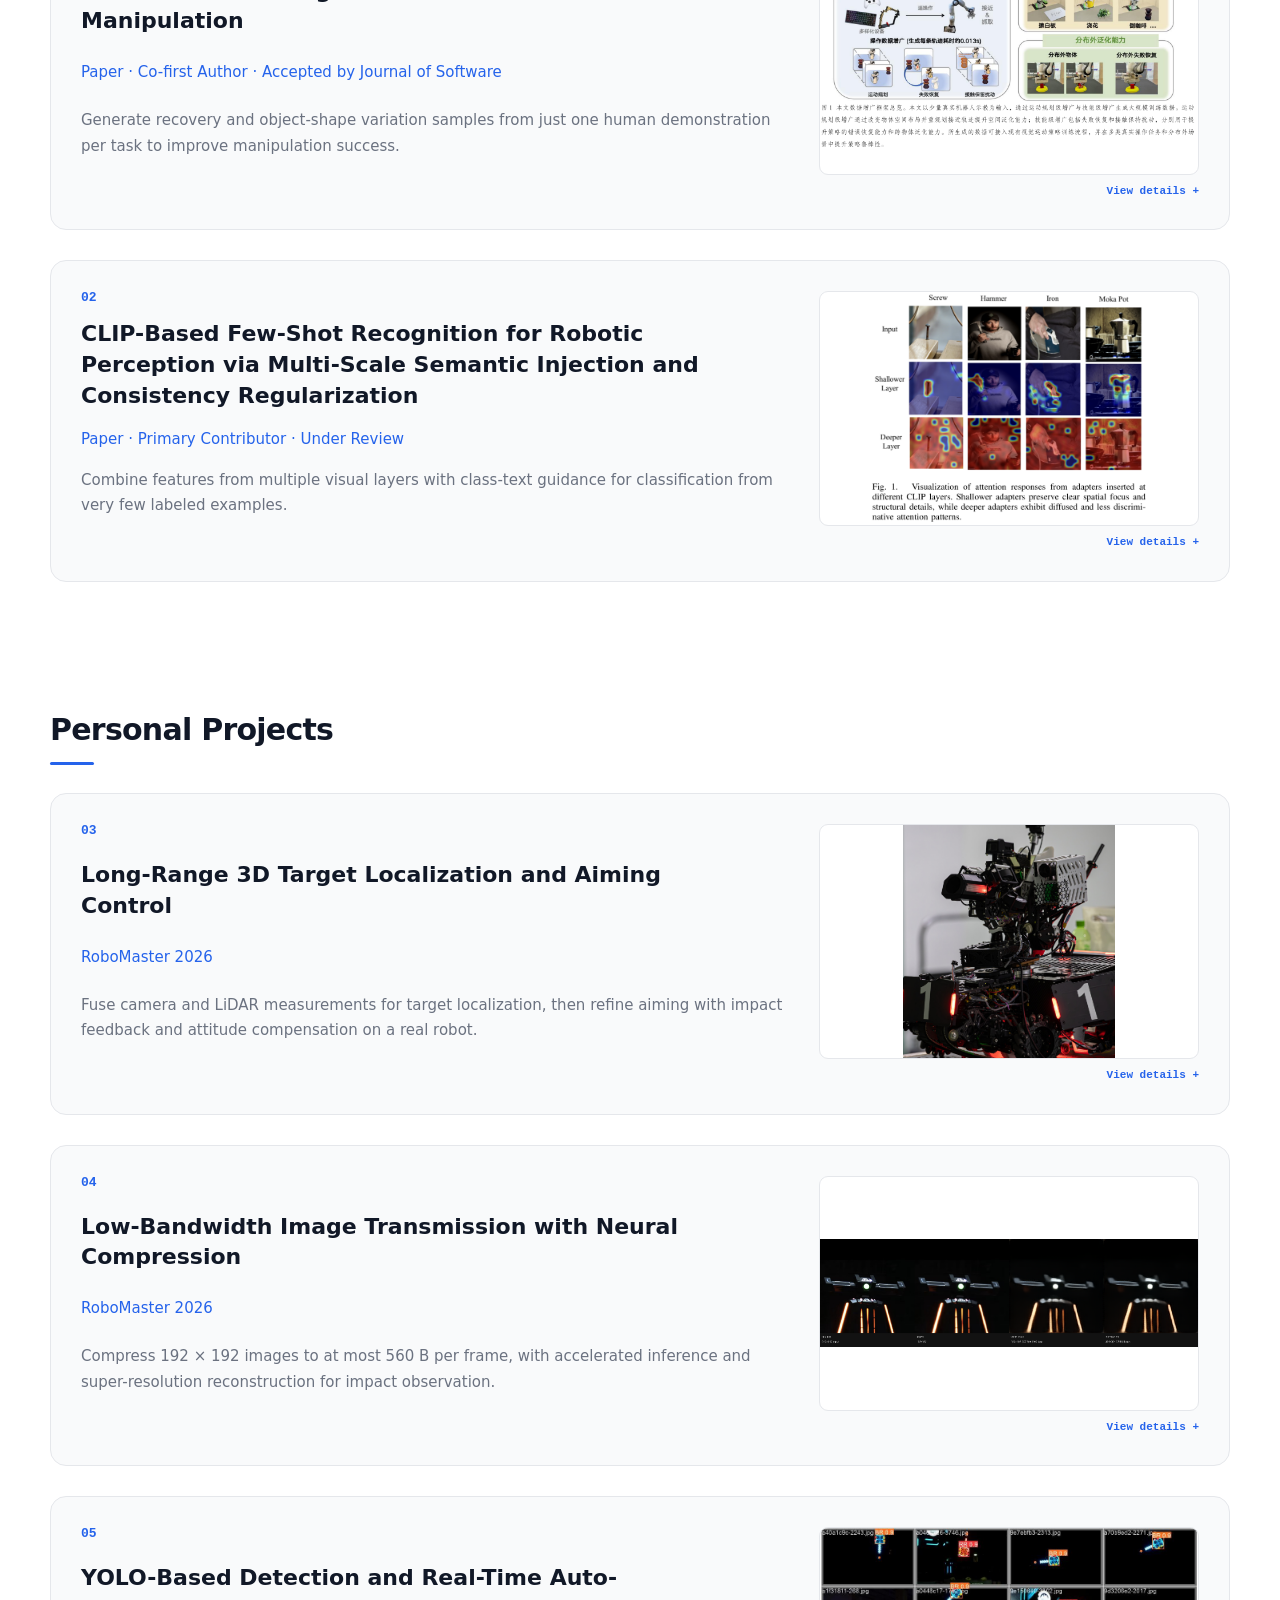
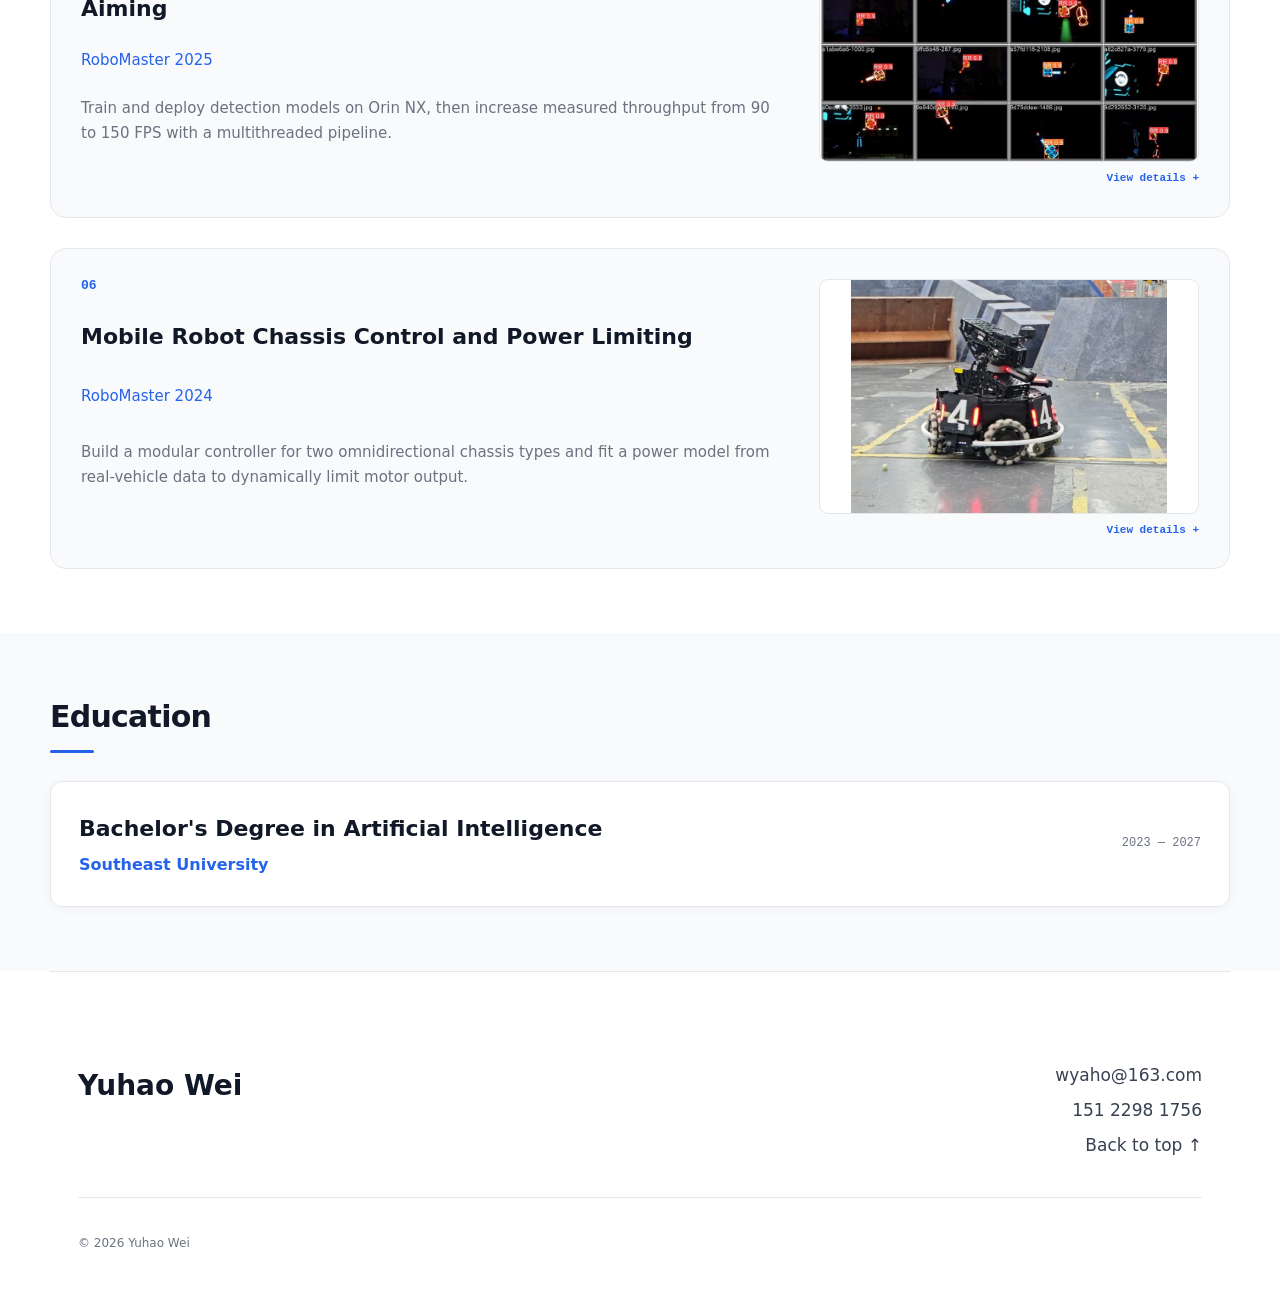
<file: en.html>
<!doctype html>
<html lang="en">
<head>
  <meta charset="UTF-8" />
  <meta name="viewport" content="width=device-width, initial-scale=1.0" />
  <meta name="description" content="Yuhao Wei's portfolio, focused on humanoid robotics, reinforcement learning, robotic manipulation, and visual perception." />
  <meta name="theme-color" content="#2563eb" />
  <meta property="og:type" content="website" />
  <meta property="og:url" content="https://weiyuhao258.github.io/en.html" />
  <link rel="canonical" href="https://weiyuhao258.github.io/en.html" />
  <link rel="alternate" hreflang="zh-CN" href="https://weiyuhao258.github.io/" />
  <link rel="alternate" hreflang="en" href="https://weiyuhao258.github.io/en.html" />
  <link rel="alternate" hreflang="x-default" href="https://weiyuhao258.github.io/" />
  <meta property="og:title" content="Yuhao Wei | RL Motion Control and Robotic Manipulation" />
  <meta property="og:description" content="Internship experience, research papers, robotics projects, and demonstration videos." />
  <title>Yuhao Wei | Personal Portfolio</title>
  <link rel="stylesheet" href="styles.css?v=bilingual-1" />
  <script src="script.js?v=bilingual-1" defer></script>
</head>
<body>
  <a class="skip-link" href="#main">Skip to main content</a>
  <header class="topbar">
    <a class="logo" href="#home">Yuhao Wei</a>
    <div class="header-controls">
      <button class="menu-button" type="button" aria-expanded="false" aria-controls="nav">Menu</button>
      <nav id="nav" aria-label="Main navigation">
        <a href="#experience">Experience</a><a href="#research">Research</a><a href="#projects">Projects</a><a href="#education">Education</a><a href="#contact">Contact</a>
      </nav>
      <div class="language-switch" role="group" aria-label="Language">
        <a href="index.html" lang="zh-CN" hreflang="zh-CN" data-language="zh-CN" aria-label="切换到中文">中文</a>
        <a href="en.html" lang="en" hreflang="en" data-language="en" aria-current="true" aria-label="Switch to English">EN</a>
      </div>
    </div>
  </header>

  <main id="main">
    <section class="hero" id="home">
      <div class="hero-pattern" aria-hidden="true"></div>
      <div class="hero-content">
        <p class="hello">Hello 👋</p>
        <h1>I'm <span>Yuhao Wei</span></h1>
        <p class="role">RL Motion Control / Robotic Manipulation / Computer Vision / RoboMaster</p>
        <p class="hero-summary">Focused on humanoid whole-body motion, robotic manipulation, and visual perception, with hands-on experience spanning training, deployment, and integration on real robots.</p>
        <div class="hero-actions">
          <a class="button primary" href="#experience">Internships</a>
          <a class="button secondary" href="#research">Research</a>
          <a class="button secondary" href="#projects">Projects</a>
        </div>
      </div>
      <div class="hero-contact"><a href="mailto:wyaho@163.com">wyaho@163.com</a><a href="tel:+8615122981756">151 2298 1756</a></div>
    </section>

    <section class="content-section tinted" id="experience">
      <div class="section-title"><h2>Internship Experience</h2><span></span></div>
      <div class="section-content timeline">
        <article class="timeline-item">
          <span class="timeline-dot"></span>
          <details class="project-card">
            <summary class="project-summary">
              <span class="project-index">PNDbotics</span>
              <strong>Reinforcement Learning for Motion Control</strong>
              <span class="project-meta">Internship · <time>Jul 2026 – Oct 2026</time></span>
              <span class="project-brief">Whole-body teleoperation and motion retargeting, general-purpose motion tracking, Transformer architecture improvements, and GPU training optimization.</span>
              <img class="project-thumb" src="assets/pnd/hme-cpsat-dagger-pipeline-en.svg" alt="PNDbotics whole-body motion tracking training pipeline" loading="lazy" />
              <span class="expand-label">View details</span>
            </summary>
            <div class="experience-block">
              <h4>Whole-Body Teleoperation and Motion Retargeting</h4>
              <p>To make a humanoid robot follow a human operator, I used the Mink inverse kinematics toolkit to convert human skeletal motion captured by VR devices into whole-body joint targets. This process, called motion retargeting, accounts for differences in body proportions and joint structures between humans and robots. Inverse kinematics (IK) computes joint configurations from target positions and orientations. I also resolved ordering and timing issues in asynchronous ROS 2 message processing and improved offline data collection, human-body calibration, and preprocessing tools for Pico devices.</p>
            </div>
            <div class="experience-block">
              <h4>General-Purpose Whole-Body RL Motion Tracking</h4>
              <p>To train a single control model to track diverse reference motions, I built a whole-body motion tracking pipeline with mjlab. Following Humanoid-GPT, I represented motions using Harmonic Motion Embedding (HME), grouped similar motions with K-Means, and trained a PPO expert policy for each motion cluster. I then used DAgger (Dataset Aggregation) to query the corresponding experts at states visited by the student policy and aggregate their supervision, distilling the experts into a unified motion tracking policy.</p>
              <p>After observing that parameter transfer between similar motion clusters could accelerate convergence, I used trained models to warm-start nearby clusters. I formulated the joint selection of training order and initialization sources with CP-SAT to minimize HME transfer distances between clusters, subject to the theoretical minimum number of training batches.</p>
              <figure class="project-flow">
                <button type="button" aria-haspopup="dialog" data-image-src="assets/pnd/hme-cpsat-dagger-pipeline-en.svg" aria-label="Enlarge the whole-body motion tracking training pipeline">
                  <img src="assets/pnd/hme-cpsat-dagger-pipeline-en.svg" width="1946" height="780" alt="Motion data is encoded with HME and clustered; CP-SAT schedules expert warm-start dependencies, followed by multi-teacher DAgger distillation into a unified policy" loading="lazy" />
                </button>
                <figcaption>Training pipeline · Click to enlarge. The 14 clusters and warm-start forest rooted at C1 and C14 are illustrative; the actual number of roots depends on the solver output. The points are not measured embedding projections. Actual scheduling also accounts for GPU capacity and training dependencies.</figcaption>
              </figure>
            </div>
            <div class="experience-block">
              <h4>Parameter Reuse and Multi-GPU Scheduling for PPO Experts</h4>
              <p>Each motion cluster contains similar motions, and its expert policy specializes in tracking them. The original pipeline trained every expert from scratch with PPO (Proximal Policy Optimization, a reinforcement learning algorithm). I explored warm starts: initializing new experts with parameters from previously trained models. In comparative experiments with the same number of training iterations, initialization from clusters closer in HME space generally achieved higher tracking success rates.</p>
              <p>Parameter reuse also requires coordinating the training order. A model can only reuse parameters from completed models, while waiting for dependencies can leave GPUs idle. I formulated this as parallel task scheduling with dependency constraints. With the minimum number of training batches fixed, a CP-SAT constraint optimization solver jointly selects the first batch, each task's execution batch, and its initialization source, favoring sources that are close in HME space.</p>
              <details>
                <summary>Problem Analysis and Modeling Details</summary>
                <div class="detail-content technical-narrative">
                  <h5>1. Jointly Consider Parameter Reuse and GPU Parallelism</h5>
                  <p>Choosing the nearest model for every task independently can produce an infeasible schedule: the source model may not have finished training, or two tasks may wait on each other. Initialization sources and execution order must therefore be planned together. A successfully trained model can initialize any number of tasks that start later; they do not need to run on the same GPU.</p>
                  <h5>2. Fix the Batch Count, Then Optimize Initialization Sources</h5>
                  <p>The model approximates expert training times as equal and uses synchronous batches: each batch finishes before the next begins. For N motion clusters and G GPUs, at most G tasks fit in each batch, requiring at least T = ⌈N / G⌉ batches. With 96 clusters and 8 GPUs, this gives 12 batches of 8 training tasks.</p>
                  <p>Once the batch count is fixed, the HME distance between an initialization source and a target cluster serves as a proxy for transfer difficulty. Minimizing the sum of these distances jointly optimizes which models train first, when they become available for reuse, and where later models obtain their initial parameters.</p>
                  <h5>3. Solve Batch Assignments and Dependencies with CP-SAT</h5>
                  <p>For each motion cluster i, an integer variable w<sub>i</sub> specifies its execution batch. A Boolean variable x<sub>ij</sub> indicates whether task j is initialized from task i, and D<sub>ij</sub> is their HME distance. Tasks in the first batch train from scratch; every other task must select one completed model as its initialization source, or parent in the dependency graph. The solver also chooses which clusters enter the first batch.</p>
                  <div class="model-spec" aria-label="CP-SAT scheduling model">
                    <div class="equation-row">
                      <span class="equation-label">Objective</span>
                      <div class="equation-scroll">
                        <math xmlns="http://www.w3.org/1998/Math/MathML" display="block" aria-label="Minimize the total HME distance between models and their initialization sources">
                          <mrow><mo movablelimits="true">min</mo><mspace width="0.4em" /><munder><mo>∑</mo><mrow><mi>i</mi><mo>≠</mo><mi>j</mi></mrow></munder><msub><mi>D</mi><mrow><mi>i</mi><mi>j</mi></mrow></msub><msub><mi>x</mi><mrow><mi>i</mi><mi>j</mi></mrow></msub></mrow>
                        </math>
                      </div>
                    </div>
                    <div class="equation-row">
                      <span class="equation-label">Variable Domains</span>
                      <div class="equation-scroll">
                        <math xmlns="http://www.w3.org/1998/Math/MathML" display="block" aria-label="Each cluster runs in batch 1 through T, where T is N divided by G rounded up; dependency variables are binary">
                          <mrow><msub><mi>w</mi><mi>i</mi></msub><mo>∈</mo><mo>{</mo><mn>1</mn><mo>,</mo><mo>…</mo><mo>,</mo><mi>T</mi><mo>}</mo><mo>,</mo><mspace width="0.6em" /><mi>T</mi><mo>=</mo><mrow><mo>⌈</mo><mfrac><mi>N</mi><mi>G</mi></mfrac><mo>⌉</mo></mrow><mo>,</mo><mspace width="0.6em" /><msub><mi>x</mi><mrow><mi>i</mi><mi>j</mi></mrow></msub><mo>∈</mo><mo>{</mo><mn>0</mn><mo>,</mo><mn>1</mn><mo>}</mo></mrow>
                        </math>
                      </div>
                    </div>
                    <div class="equation-row">
                      <span class="equation-label">Capacity</span>
                      <div class="equation-scroll">
                        <math xmlns="http://www.w3.org/1998/Math/MathML" display="block" aria-label="Each batch t contains at most G motion clusters">
                          <mrow><mo>|</mo><mo>{</mo><mi>i</mi><mo>:</mo><msub><mi>w</mi><mi>i</mi></msub><mo>=</mo><mi>t</mi><mo>}</mo><mo>|</mo><mo>≤</mo><mi>G</mi><mo>,</mo><mspace width="0.6em" /><mo>∀</mo><mi>t</mi><mo>∈</mo><mo>{</mo><mn>1</mn><mo>,</mo><mo>…</mo><mo>,</mo><mi>T</mi><mo>}</mo></mrow>
                        </math>
                      </div>
                    </div>
                    <div class="equation-row">
                      <span class="equation-label">Initial Batch</span>
                      <div class="equation-scroll">
                        <math xmlns="http://www.w3.org/1998/Math/MathML" display="block" aria-label="The first batch contains G tasks trained from scratch">
                          <mrow><mo>|</mo><mo>{</mo><mi>j</mi><mo>:</mo><msub><mi>w</mi><mi>j</mi></msub><mo>=</mo><mn>1</mn><mo>}</mo><mo>|</mo><mo>=</mo><mi>G</mi></mrow>
                        </math>
                      </div>
                    </div>
                    <div class="equation-row">
                      <span class="equation-label">Parent Selection</span>
                      <div class="equation-scroll">
                        <math xmlns="http://www.w3.org/1998/Math/MathML" display="block" aria-label="First-batch clusters have no parent; every other cluster has exactly one initialization source">
                          <mrow><munder><mo>∑</mo><mrow><mi>i</mi><mo>≠</mo><mi>j</mi></mrow></munder><msub><mi>x</mi><mrow><mi>i</mi><mi>j</mi></mrow></msub><mo>=</mo><mrow><mo stretchy="true">{</mo><mtable columnalign="left left" columnspacing="1.2em" rowspacing="0.5em"><mtr><mtd><mn>0</mn><mo>,</mo></mtd><mtd><msub><mi>w</mi><mi>j</mi></msub><mo>=</mo><mn>1</mn></mtd></mtr><mtr><mtd><mn>1</mn><mo>,</mo></mtd><mtd><msub><mi>w</mi><mi>j</mi></msub><mo>&gt;</mo><mn>1</mn></mtd></mtr></mtable></mrow></mrow>
                        </math>
                      </div>
                    </div>
                    <div class="equation-row">
                      <span class="equation-label">Dependencies</span>
                      <div class="equation-scroll">
                        <math xmlns="http://www.w3.org/1998/Math/MathML" display="block" aria-label="If j is initialized from i, the training batch of i must precede that of j">
                          <mrow><msub><mi>x</mi><mrow><mi>i</mi><mi>j</mi></mrow></msub><mo>=</mo><mn>1</mn><mo>⇒</mo><msub><mi>w</mi><mi>i</mi></msub><mo>&lt;</mo><msub><mi>w</mi><mi>j</mi></msub></mrow>
                        </math>
                      </div>
                    </div>
                  </div>
                  <p>Capacity constraints limit the number of tasks in each batch. Dependency constraints require initialization sources to finish in an earlier batch, ruling out circular waits. CP-SAT jointly searches over the first batch, execution batches, and dependencies, avoiding initialization choices that would prevent full GPU utilization.</p>
                  <h5>4. Replan Remaining Tasks After Training Failures</h5>
                  <p>The initial schedule assumes every completed task yields a usable model. If a model is discarded for poor performance, tasks that depend on it must be replanned. Tasks are partitioned into successful models S, discarded models D, and untrained tasks U. Models in S remain available, models in D are excluded, and tasks in U may initialize from S or from other tasks that finish earlier in the new schedule.</p>
                  <p>After each batch, if R tasks remain, the scheduler uses K = ⌈R / G⌉ as the upper bound on the remaining batch count and solves the assignments and dependencies again. Successful models no longer occupy GPU slots in subsequent batches and can directly initialize new tasks, preserving the value of completed training.</p>
                </div>
              </details>
            </div>
            <div class="experience-block">
              <h4>Transformer Policy Architecture Improvements</h4>
              <p>To jointly model the robot's state history and future motion targets, I redesigned the architecture as a two-stream temporal Actor–Critic. Robot observation history and reference motion are embedded separately, one token per frame. Causal self-attention models the state history, while cross-attention reads the target motion sequence. The history window contains 10 past frames and the current frame; the reference motion window contains 10 past target frames, the current target frame, and 10 future target frames, providing both temporal context and upcoming targets.</p>
              <p>Two sequential Fusion Blocks combine the streams. The first updates all 11 history tokens; the second computes queries and subsequent outputs only for the current token, omitting final-stage computations that do not contribute to the output head. It still reads the full keys and values (K/V) from the 11-frame history and 21-frame reference motion, limiting computational overhead while using a longer temporal context.</p>
              <figure class="project-flow">
                <button type="button" aria-haspopup="dialog" data-image-src="assets/pnd/model-architecture-v5-en.svg" aria-label="Enlarge the two-stream temporal Actor–Critic architecture">
                  <img src="assets/pnd/model-architecture-v5-en.svg" width="2600" height="2080" alt="Two-stream temporal Actor–Critic: 11 observation frames and 21 reference motion frames are combined through two Fusion Blocks with causal self-attention and cross-attention; the second block uses only the current query" loading="lazy" />
                </button>
                <figcaption>Two-stream temporal Actor–Critic · Click to enlarge. Actor and Critic have the same architecture but independent parameters, producing a 29-dimensional action mean and a scalar state value, respectively.</figcaption>
              </figure>
              <details>
                <summary>Inputs, Attention-Based Fusion, and Removal of Unused Computation</summary>
                <div class="detail-content technical-narrative">
                  <h5>Preserve Temporal Information Frame by Frame</h5>
                  <p>The robot observation input is 11 × 93 for the Actor and 11 × 219 for the Critic; both use a 21 × 67 reference motion input (frames × features per frame). Reference motion specifies the target movement to track, including future targets, rather than control actions previously executed by the robot. Each stream is mapped to one token per frame, without temporal pooling.</p>
                  <h5>Model State History Before Reading Reference Motion</h5>
                  <p>Each Fusion Block contains causal self-attention, cross-attention, and a feed-forward network (FFN), with residual connections. Cross-attention queries (Q) come from history tokens updated by self-attention, while K/V come from reference motion tokens. Rotary positional embeddings (RoPE) are applied to Q and K. Both blocks receive the same reference motion embeddings, but have separate normalization and projection parameters.</p>
                  <h5>Remove Only Computations Unused by the Output Head</h5>
                  <p>Fusion Block 1 retains outputs for all history tokens. Fusion Block 2 computes self-attention queries, cross-attention queries, and FFN outputs only for the current token. In both blocks, self-attention still reads all history K/V and cross-attention reads all reference motion K/V, so neither accessible window is shortened.</p>
                </div>
              </details>
            </div>
            <div class="experience-block">
              <h4>Training Performance Optimization: Fused RoPE and Short-Sequence Attention</h4>
              <p>Using PyTorch Profiler, I identified two sources of GPU overhead during PPO training of the two-stream temporal Transformer: intermediate tensor reads and writes in the multi-step RoPE implementation, and general-purpose attention kernels poorly suited to the model's short sequences. I developed fused RoPE and specialized attention forward and backward kernels in Triton, matching the original backend's key floating-point operation order to address numerical differences that were amplified during full training updates.</p>
              <p>In benchmarks using actual environment rollouts on an RTX PRO 6000 Blackwell, with the model architecture, precision settings, and PPO configuration unchanged, <strong>PPO update time fell from 3.2139 s to 1.6718 s (48.0% lower), while combined rollout collection and update time fell from 4.5597 s to 2.9826 s (34.6% lower), yielding approximately 1.53× iteration throughput.</strong> These measurements exclude log writes, periodic evaluation, checkpoint saving, and state resets.</p>
              <details>
                <summary>Performance Bottlenecks, Kernel Implementation, and Numerical Validation</summary>
                <div class="detail-content technical-narrative">
                  <h5>Fuse RoPE to Reduce Intermediate GPU Memory Access</h5>
                  <p>I fused feature pairing, sine/cosine multiplication, and rotation arithmetic into a Triton kernel, implemented a fused backward pass, and integrated both into the existing training pipeline through a custom torch.autograd.Function. Preserving the original FP32 operation order reduced repeated writes and reads of intermediate results. In an independent ablation, caching sine/cosine tables alone improved performance by only about 0.12%; kernel fusion provided the main speedup.</p>
                  <h5>Tailor Attention Forward and Backward Passes to the Actual Short Sequences</h5>
                  <p>The attention shapes across the two Fusion Blocks are 11×11, 11×21, 1×11, and 1×21, with a head dimension of 32. I used smaller tiles suited to these shapes and implemented Q/K/V gradients with support for the actual tensor layouts. In profiler comparisons using the same actual PPO minibatch, the total time of the main attention forward and backward kernels fell from 46.850 ms to 13.244 ms.</p>
                  <h5>Go Beyond Mathematical Equivalence to Numerical Agreement During Training</h5>
                  <p>The initial kernels were faster, but small local differences were amplified by subsequent TF32 linear layers, causing AdamW state validation to fail. I examined the original backend's FastF32 path and matched operand splitting and rounding, the sequence of three TF32 matrix multiply-accumulate operations, segmented reductions, and key operation ordering in the softmax forward and backward passes. The final implementation passed validation of complete training updates within the predefined error tolerances.</p>
                  <h5>Validate with Actual Rollouts and a Complete PPO Update</h5>
                  <p>Using 2048 environments, 24 rollout steps, and 5 epochs × 4 minibatches, I compared the baseline and optimized implementation from identical model and optimizer states on the same collected on-policy data. In the tested cases, the recorded maximum absolute differences were zero for full-model outputs and gradients, as well as 4 loss values, 129 parameters, and 387 AdamW state tensors after 20 optimizer steps. Adaptive learning-rate decisions also matched. An additional 48 tests covering tensor layouts, partial gradient computation, and repeated runs passed.</p>
                  <p>The performance results are steady-state measurements after warmup; the 20 optimizer steps above constitute one complete PPO update. Validation is limited to the tested hardware, FP32 with the original TF32 settings, and the specified short-sequence shapes. It does not establish identical long-term training trajectories or final convergence.</p>
                </div>
              </details>
            </div>
          </details>
        </article>
      </div>
    </section>

    <section class="content-section" id="research">
      <div class="section-title"><h2>Research</h2><span></span></div>
      <div class="section-content project-list">
        <details class="project-card">
          <summary class="project-summary">
            <span class="project-index">01</span>
            <strong>Skill-Level Data Augmentation for Robotic Manipulation</strong>
            <span class="project-meta">Paper · Co-first Author · Accepted by Journal of Software</span>
            <span class="project-brief">Generate recovery and object-shape variation samples from just one human demonstration per task to improve manipulation success.</span>
            <img class="project-thumb" src="assets/skill-augmentation/jos-overview-hd.png" alt="Overview of skill-level data augmentation" loading="lazy" />
            <span class="expand-label">View details</span>
          </summary>
          <div class="project-detail">
            <button type="button" aria-haspopup="dialog" class="paper-image-link" data-image-src="assets/skill-augmentation/jos-overview-hd.png" aria-label="Enlarge the skill-level data augmentation framework">
              <img class="project-image" src="assets/skill-augmentation/jos-overview-hd.png" alt="Skill-level data augmentation framework" loading="lazy" />
              <span>Click to enlarge ↗</span>
            </button>
            <h4>Research Question: How Can Robots Learn Recovery and Adapt to New Objects from Very Few Demonstrations?</h4>
            <p>Robot imitation learning relies on human demonstrations: observations and actions are recorded while a person controls the robot, then used to train a model to predict actions from observations. Collecting real demonstrations is expensive. With only successful examples, a model may fail to correct execution errors or generalize to objects with different shapes. This work generates additional training samples by editing existing demonstrations, a process known as data augmentation.</p>
            <p>The paper divides manipulation trajectories into a motion-planning stage before contact and a skill-execution stage after contact, such as approaching a cup and then grasping it to pour. Skill-level augmentation generates samples for the latter stage and its initial states, focusing on recovery from deviations and observations of altered object shapes.</p>
            <h4>Method: Add Recovery Trajectories and Perturb Non-Contact Geometry</h4>
            <p>Failure-recovery augmentation edits point clouds (3D samples of object surfaces) and robot-arm states to simulate position errors, orientation errors, or visual occlusion at the start of object interaction. It then generates a trajectory back to the normal skill starting state and appends the original manipulation sequence. These samples teach the robot to recover from deviations and continue the task.</p>
            <p>Contact-preserving perturbation keeps the geometry of the robot-object contact region intact while widening, stretching, or deforming other regions. For example, when the gripper holds a cup handle, the handle's contact geometry is preserved while the cup body changes shape. This increases shape diversity while retaining the contact relationships in the original demonstration.</p>
            <button type="button" aria-haspopup="dialog" class="paper-image-link" data-image-src="assets/skill-augmentation/jos-method-hd.png" aria-label="Enlarge the failure-recovery and contact-preserving perturbation diagram">
              <img class="project-image" src="assets/skill-augmentation/jos-method-hd.png" alt="Failure-recovery trajectories and contact-preserving perturbation" loading="lazy" />
              <span>Click to enlarge ↗</span>
            </button>
            <h4>Experiments and Results</h4>
            <p>Starting with one real demonstration per task, the experiments train DP3 policies on augmented data to predict actions from point clouds. Real wiping, pouring, and grasping tasks are evaluated on a Franka robot arm. Compared with augmentation that only changes object positions and approach paths, skill-level augmentation improves manipulation success and robustness to new objects and execution deviations.</p>
            <p>In recovery experiments, the robot learns to correct abnormal states before continuing. When its own arm blocks the camera and hides the target, for example, it raises the arm to restore visibility before resuming the task. When the end effector drifts, it can also return to a state from which the task can continue. The videos below demonstrate these recovery behaviors on the real robot.</p>
            <div class="video-grid three"><video controls playsinline preload="metadata" src="assets/skill-augmentation/demo-1.mp4"></video><video controls playsinline preload="metadata" src="assets/skill-augmentation/demo-2.mp4"></video><video controls playsinline preload="metadata" src="assets/skill-augmentation/demo-3.mp4"></video></div>
            <a class="external-link" href="https://www.jos.org.cn/ch/reader/view_abstract.aspx?flag=2&amp;file_no=202604270000003&amp;journal_id=jos" target="_blank" rel="noreferrer">Paper · Journal of Software ↗</a>
          </div>
        </details>

        <details class="project-card">
          <summary class="project-summary">
            <span class="project-index">02</span>
            <strong>CLIP-Based Few-Shot Recognition for Robotic Perception via Multi-Scale Semantic Injection and Consistency Regularization</strong>
            <span class="project-meta">Paper · Primary Contributor · Under Review</span>
            <span class="project-brief">Combine features from multiple visual layers with class-text guidance for classification from very few labeled examples.</span>
            <img class="project-thumb" src="assets/clip-recognition/clip-layer-attention.png" alt="CLIP few-shot recognition illustration" loading="lazy" />
            <span class="expand-label">View details</span>
          </summary>
          <div class="project-detail">
            <h4>Motivation: Different CLIP Layers Retain Different Information</h4>
            <button type="button" aria-haspopup="dialog" class="paper-image-link" data-image-src="assets/clip-recognition/clip-layer-attention.png" aria-label="Enlarge the comparison of attention across CLIP layers">
              <img class="project-image" src="assets/clip-recognition/clip-layer-attention.png" alt="Attention comparison between shallow and deep CLIP features" loading="lazy" />
              <span>Click to enlarge ↗</span>
            </button>
            <p>CLIP learns from paired images and text to map visual content and language concepts into a shared feature space. Its visual encoder processes images layer by layer: early and intermediate layers retain more local structure, shape, and spatial information, while deeper layers emphasize category semantics with progressively coarser spatial detail. Many CLIP-based few-shot classifiers use only the final layer and may therefore miss local details needed to distinguish similar categories.</p>
            <p>The figure compares attention responses at different network depths for four types of images. Earlier layers focus on the objects themselves, including screws, hammers, irons, and moka pots, preserving their locations and outlines. Deeper responses are more dispersed, with some attention falling on the background or unrelated regions. This suggests that features at different depths are complementary: classification benefits from both intermediate local evidence and deeper semantic information.</p>
            <h4>Method: Guide Feature Extraction with Class Text and Fuse Multiple Visual Layers</h4>
            <button type="button" aria-haspopup="dialog" class="paper-image-link" data-image-src="assets/clip-recognition/clip-framework.png" aria-label="Enlarge the CLIP method framework">
              <img class="project-image" src="assets/clip-recognition/clip-framework.png" alt="Multi-scale semantic injection and semantic consistency regularization framework" loading="lazy" />
              <span>Click to enlarge ↗</span>
            </button>
            <p>Multi-Scale Semantic Injection (MSI) selects outputs from several intermediate layers of a frozen CLIP visual encoder. At each layer, class names are encoded by CLIP's text encoder. Text tokens and image patch tokens then pass through a shared Transformer, providing class-level guidance for the visual features.</p>
            <p>After semantic injection, a global token containing class information acts as a query in cross-attention to select the most relevant local patches and produce a representation for each layer. Attention pooling then learns how to weight the layers, combining local spatial details with deeper semantics. Few-shot classification uses the distance between this representation and each class prototype.</p>
            <p>During training, labeled support images can use their true class names, but query images have no known labels. Direct reliance on text can therefore create a mismatch between their features. Semantic Consistency Regularization (SCR) processes the same image with and without text prompts. It randomly disables some prompts so the model adapts to both inputs, while explicitly keeping the two feature representations close. This allows training to benefit from text while maintaining stable behavior with image-only inputs.</p>
            <h4>Experiments and Figure Analysis</h4>
            <button type="button" aria-haspopup="dialog" class="paper-image-link" data-image-src="assets/clip-recognition/clip-analysis.png" aria-label="Enlarge the CLIP attention and aggregation analysis">
              <img class="project-image" src="assets/clip-recognition/clip-analysis.png" alt="Attention responses and aggregation contributions across visual layers" loading="lazy" />
              <span>Click to enlarge ↗</span>
            </button>
            <p>Experiments use MiniImageNet, TieredImageNet, and CUB under 5-way 1-shot and 5-way 5-shot settings: each classification episode has five classes with one or five labeled examples per class. Comparisons with existing few-shot learning and CLIP adaptation methods show competitive accuracy on both general-category and fine-grained datasets.</p>
            <p>The left side of the figure shows attention maps from CLIP layers 6, 8, 10, and 12 with the text prompt “keyboard.” Layers 6 and 8 have more dispersed responses, layer 10 focuses more clearly on the keyboard, and layer 12 captures more abstract category information. The heatmap on the right shows how 16 attention heads weight the four layers. Most heads combine multiple levels and assign higher weights to layers 10 and 12, indicating that aggregation selects complementary information across depths.</p>
            <p>Ablations remove multi-layer features, cross-attention, random semantic injection, and the feature-consistency loss. Classification is strongest when multi-layer features and cross-attention are both enabled. Randomly disabling text prompts together with explicit feature alignment also outperforms configurations that omit either component. MSI primarily improves extraction of local discriminative evidence, while SCR reduces the mismatch between text-assisted support images and image-only queries.</p>
            <span class="coming-soon">Paper · Coming Soon</span>
          </div>
        </details>

      </div>
    </section>

    <section class="content-section" id="projects">
      <div class="section-title"><h2>Personal Projects</h2><span></span></div>
      <div class="section-content project-list">
        <details class="project-card">
          <summary class="project-summary">
            <span class="project-index">03</span>
            <strong>Long-Range 3D Target Localization and Aiming Control</strong>
            <span class="project-meta">RoboMaster 2026</span>
            <span class="project-brief">Fuse camera and LiDAR measurements for target localization, then refine aiming with impact feedback and attitude compensation on a real robot.</span>
            <img class="project-thumb" src="assets/remote-aiming/rm-robot.jpg" alt="Robot equipped with the long-range aiming system" loading="lazy" />
            <span class="expand-label">View details</span>
          </summary>
          <div class="project-detail">
            <h4>Problem: Monocular Localization Is Insufficient Beyond 20 m</h4>
            <p>This project supports long-range lob shots in the RoboMaster robot competition. Beyond 20 m, targets occupy few image pixels, and distance amplifies corner-detection errors in PnP-based monocular localization. The resulting depth errors can exceed the accuracy required for ballistic calculations. I introduced LiDAR, jointly calibrated it with the camera, and used point clouds for more accurate target range and 3D position estimates before computing trajectories and gimbal commands.</p>
            <h4>Sensing Hardware</h4>
            <img class="project-image" src="assets/remote-aiming/rm-camera-rig-detail.png" alt="Annotated hardware: industrial camera, 50 mm lens, Livox Mid-70, and laser rangefinder" loading="lazy" />
            <h4>Method: Camera–LiDAR Localization and Feedback-Based Aiming Corrections</h4>
            <button type="button" aria-haspopup="dialog" class="paper-image-link" data-image-src="assets/remote-aiming/flowchart_high_res.png" aria-label="Enlarge the long-range aiming system flowchart">
              <img class="project-image" src="assets/remote-aiming/flowchart_high_res.png" alt="Long-range aiming pipeline: camera detection, point-cloud localization, projectile calibration, and gimbal compensation" loading="lazy" />
              <span>Click to enlarge ↗</span>
            </button>
            <p>ROS2_CALIB first estimates the relative position and orientation of the camera and Livox Mid-70 LiDAR. At runtime, YOLO target boxes are associated with the corresponding LiDAR points. Clustering and filtering reject outliers, and the remaining points estimate horizontal range, vertical offset, and 3D target position. Ballistic calculations then determine the required pitch and yaw offsets and generate commands for the two-axis gimbal.</p>
            <p>To handle false and missed projectile detections, single-object tracking associates the same projectile across frames. Its observed trajectory and impact location guide aim corrections. When the chassis tilts, IMU attitude measurements and two-axis gimbal kinematics transform coordinates so that yaw and pitch commands remain referenced to the ground.</p>
            <h4>Results: Integrated Localization, Feedback, and Attitude Compensation</h4>
            <p>The system has completed integration and real-robot testing of sensor calibration, 3D localization, gimbal control, projectile tracking, and attitude compensation. An independent laser rangefinder provided reference distances to check the localization results. The video below shows the sensing and control process on the robot.</p>
            <video class="project-video" controls playsinline preload="metadata" poster="assets/remote-aiming/rm-range-test.png" src="assets/remote-aiming/demo-4.mp4"></video>
          </div>
        </details>

        <details class="project-card">
          <summary class="project-summary">
            <span class="project-index">04</span>
            <strong>Low-Bandwidth Image Transmission with Neural Compression</strong>
            <span class="project-meta">RoboMaster 2026</span>
            <span class="project-brief">Compress 192 × 192 images to at most 560 B per frame, with accelerated inference and super-resolution reconstruction for impact observation.</span>
            <img class="project-thumb" src="assets/video-compression/compress-result.png" alt="Low-bitrate image transmission results" loading="lazy" />
            <span class="expand-label">View details</span>
          </summary>
          <div class="project-detail">
            <h4>Problem: Enforce a Strict Frame Budget with Limited Compute and Battery Power</h4>
            <p>The communication protocol allows only about 560 B of image data per frame; oversized frames cannot be sent directly. CompressAI's pretrained mbt2018_mean model uses a fixed compression configuration, lacks real-time variable-rate control, and cannot strictly guarantee that scenes of different complexity fit the budget. I added QVRF-based rate adjustment and retries for oversized frames so the bitstream can adapt to scene complexity.</p>
            <p>Compute and power are also constrained. The onboard sender runs on a NUC12, while the receiver is a laptop with an NVIDIA GPU operating on battery power. Both ends must continuously perform neural inference, entropy coding, and image processing, making inference efficiency and runtime overhead important alongside rate control.</p>
            <h4>Compression: Control Frame Size Through Feature Quantization and Feedback</h4>
            <p><strong>Image features and statistics.</strong> The sender feeds a 192 × 192 RGB image into the analysis network g<sub>a</sub> to obtain a compact reconstruction feature y. Floating-point features are still too large to transmit directly, so they require quantization and entropy coding. The hyperprior network h<sub>a</sub> transforms y into a compact auxiliary feature z. After z is quantized and decoded, h<sub>s</sub> predicts the mean and scale of each element in y, providing a probability model for coding.</p>
            <p><strong>Quantization and entropy coding.</strong> The predicted mean is subtracted from y, the result is multiplied by a gain factor, and values are rounded to integer symbols. A smaller gain groups more nearby values into the same symbol, reducing byte count at the cost of image detail. Predicted scales select probability tables, and rANS entropy coding turns the symbols into a compact bitstream, assigning fewer bits to frequent symbols. The transmitted data includes the main y stream, the auxiliary z stream, and decoding information such as gain.</p>
            <p><strong>Per-frame feedback and oversized-frame handling.</strong> The next frame's gain is adjusted using the previous frame's byte count relative to the 560 B budget. Spare capacity increases gain to retain detail; a near-full budget decreases it. If a frame exceeds the budget, gain is reduced further and encoding is retried. If it remains oversized after repeated attempts, an OVER marker is sent and the receiver keeps the previous frame, preventing oversized image data from entering the link.</p>
            <p><strong>Receiver reconstruction.</strong> The receiver decodes z and uses h<sub>s</sub> to recover the same means and scales as the sender. It decodes the integer symbols of y with matching probability tables, divides by gain, and adds the means back. The reconstructed features pass through the synthesis network g<sub>s</sub>, followed by RLFN ×2 super-resolution. The auxiliary feature z lets both ends reconstruct the same statistics without transmitting large mean and scale arrays. Details of compression, rate feedback, and exception handling are available in the <a class="text-link" href="https://github.com/ElainaXD/rm_compress#具体实现" target="_blank" rel="noreferrer">technical documentation ↗</a>.</p>
            <h4>Inference Optimization: Reduce Overhead Along Both Data Paths</h4>
            <p>The sender uses the NUC12 integrated GPU and OpenVINO to accelerate g<sub>a</sub>. PrePostProcessor folds BGR uint8 input handling, resizing, RGB conversion, and normalization into the inference graph, avoiding separate CPU preprocessing. NumPy searchsorted replaces CompressAI's original build_indexes search to reduce probability-table index construction overhead before entropy coding.</p>
            <p>The receiver fuses the synthesis network g<sub>s</sub> and RLFN ×2 into a single TensorRT engine, producing 384 × 384 images without returning intermediate features to the CPU. CuPy then converts NCHW FP32 output to HWC uint8 on the GPU. Entropy-coding modules remain on the CPU because cross-device numerical differences could produce inconsistent probability tables at the two ends.</p>
            <h4>Results: Real-Time Low-Bandwidth Transmission for Impact Observation</h4>
            <p>The system keeps compressed 192 × 192 RGB images within 560 B per frame. The implementation documented in the repository supports 24 FPS transmission and reconstructs 384 × 384 images at the receiver. Real-world tests show that the reconstructed view can help identify projectile impacts and correct aiming.</p>
            <p><strong>The bottom-right view in the video below is the final display seen by the operator.</strong> It shows the scene after compression, transmission, decoding, and super-resolution reconstruction, supporting observation of targets and projectile impacts.</p>
            <video class="project-video" controls playsinline preload="metadata" poster="assets/video-compression/compress-landing.png" src="assets/video-compression/demo-5.mp4"></video>
            <a class="external-link" href="https://github.com/ElainaXD/rm_compress" target="_blank" rel="noreferrer">GitHub Repository ↗</a>
          </div>
        </details>

        <details class="project-card">
          <summary class="project-summary">
            <span class="project-index">05</span>
            <strong>YOLO-Based Detection and Real-Time Auto-Aiming</strong>
            <span class="project-meta">RoboMaster 2025</span>
            <span class="project-brief">Train and deploy detection models on Orin NX, then increase measured throughput from 90 to 150 FPS with a multithreaded pipeline.</span>
            <img class="project-thumb" src="assets/auto-aim/yolo-dataset.jpg" alt="YOLO auto-aiming project illustration" loading="lazy" />
            <span class="expand-label">View details</span>
          </summary>
          <div class="project-detail">
            <h4>Power Rune Detection and Model Deployment</h4>
            <p>I handled image collection, cleaning, annotation, YOLO training, and TensorRT deployment for the Power Rune, a rotating target in the competition, running detection on NVIDIA Orin NX. When a rule change removed the target's outer frame, I used its known dimensions and OpenCV to mask the frame in existing images. This reduced the mismatch between training data and the new field appearance, allowed the dataset to be reused, and supported deployment of the updated model in competition.</p>
            <h4>Multithreaded Pipeline Optimization for Auto-Aiming</h4>
            <p>Image capture, preprocessing, inference, postprocessing, Kalman-filter observation updates, gimbal control, and firing control run in separate task threads. Data moves through a producer–consumer pipeline, with condition variables synchronizing threads when data becomes ready. This reduces blocking between stages. Multiple inference threads address the inference bottleneck and allow processing of different frames to overlap.</p>
            <figure class="project-flow">
              <button type="button" aria-haspopup="dialog" data-image-src="assets/auto-aim/diagram.png" aria-label="Enlarge the multithreaded auto-aiming pipeline">
                <img src="assets/auto-aim/diagram.png" alt="Multithreaded auto-aiming pipeline: capture and preprocessing, parallel armor or Power Rune inference, postprocessing, Kalman filtering, gimbal and firing control, synchronized with condition variables" width="937" height="900" loading="lazy" />
              </button>
              <figcaption>Multithreaded Auto-Aiming Pipeline · Click to Enlarge</figcaption>
            </figure>
            <p>Under the project's test conditions, multithreading increased processing throughput from 90 to 150 frames per second. The two videos below show the auto-aiming system running on real robots.</p>
            <div class="video-grid two"><video controls playsinline preload="metadata" src="assets/auto-aim/demo-6.mp4"></video><video controls playsinline preload="metadata" src="assets/auto-aim/demo-7.mp4"></video></div>
          </div>
        </details>

        <details class="project-card">
          <summary class="project-summary">
            <span class="project-index">06</span>
            <strong>Mobile Robot Chassis Control and Power Limiting</strong>
            <span class="project-meta">RoboMaster 2024</span>
            <span class="project-brief">Build a modular controller for two omnidirectional chassis types and fit a power model from real-vehicle data to dynamically limit motor output.</span>
            <img class="project-thumb" src="assets/chassis-control/infantry.jpg" alt="Infantry robot with an omni-wheel chassis" loading="lazy" />
            <span class="expand-label">View details</span>
          </summary>
          <div class="project-detail">
            <h4>Embedded Chassis Control Framework</h4>
            <p>I developed an embedded control framework for omni-wheel and mecanum-wheel chassis, separating peripheral communication, state observation, and control logic into independent modules. This reduces coupling between control algorithms and hardware communication. Communication adapters, state observers, and control parameters can be modified independently, simplifying reuse and further development across chassis types.</p>
            <h4>Motor Power Modeling</h4>
            <p>I collected motor speed, current, and power measurements from real vehicles at different speeds and loads to fit a motor power estimation model. At runtime, the controller estimates total chassis power from each motor's state and dynamically limits motor targets. This adapts power control to current operating conditions instead of imposing a fixed output cap.</p>
          </div>
        </details>
      </div>
    </section>

    <section class="content-section tinted" id="education">
      <div class="section-title"><h2>Education</h2><span></span></div>
      <div class="section-content"><article class="education-card"><div><h3>Bachelor's Degree in Artificial Intelligence</h3><p>Southeast University</p></div><time>2023 — 2027</time></article></div>
    </section>

  </main>

  <footer id="contact">
    <div><h2>Yuhao Wei</h2></div>
    <div class="footer-links"><a href="mailto:wyaho@163.com">wyaho@163.com</a><a href="tel:+8615122981756">151 2298 1756</a><a href="#home">Back to top ↑</a></div>
    <p class="copyright">© <span data-year></span> Yuhao Wei</p>
  </footer>
</body>
</html>
</file>
<file: styles.css>
:root {
  --accent: #2563eb; --accent-soft: #dbeafe; --text: #111827; --muted: #6b7280;
  --line: #e5e7eb; --surface: #f9fafb; --white: #fff; --max: 1180px;
  --mono: "SFMono-Regular", Consolas, "Liberation Mono", "PingFang SC", monospace;
  --sans: Inter, ui-sans-serif, system-ui, -apple-system, BlinkMacSystemFont, "Segoe UI", "PingFang SC", "Microsoft YaHei", sans-serif;
}
* { box-sizing: border-box; }
html { scroll-behavior: auto; }
html:focus-within { scroll-behavior: smooth; }
body { margin: 0; color: var(--text); background: white; font-family: var(--sans); line-height: 1.7; -webkit-font-smoothing: antialiased; }
a { color: inherit; text-decoration: none; }
img, video { display: block; max-width: 100%; }
button { font: inherit; }
::selection { color: var(--text); background: var(--accent-soft); }
.skip-link { position: fixed; top: -60px; left: 20px; z-index: 100; padding: 10px 14px; color: white; background: var(--accent); }
.skip-link:focus { top: 20px; }

.topbar { position: fixed; z-index: 50; inset: 0 0 auto; height: 70px; padding: 0 max(28px, calc((100vw - var(--max)) / 2)); display: flex; align-items: center; justify-content: space-between; background: rgba(255,255,255,.9); border-bottom: 1px solid transparent; backdrop-filter: blur(12px); transition: border-color .2s; }
.topbar.scrolled { border-color: var(--line); }
.logo { flex-shrink: 0; font-weight: 750; letter-spacing: -.02em; }
.header-controls { display: flex; align-items: center; gap: 24px; }
.language-switch { display: flex; flex-shrink: 0; gap: 3px; padding: 3px; border: 1px solid var(--line); border-radius: 9px; background: var(--surface); }
.language-switch a { display: grid; place-items: center; min-width: 42px; min-height: 36px; padding: 4px 8px; border-radius: 6px; color: #4b5563; font-size: 13px; font-weight: 650; }
.language-switch a[aria-current="true"] { color: white; background: var(--accent); }
.language-switch a:not([aria-current]):hover { color: var(--accent); background: var(--accent-soft); }
a:focus-visible, button:focus-visible, summary:focus-visible { outline: 3px solid var(--accent); outline-offset: 4px; }
html[lang="en"] .hero h1 { font-size: clamp(46px, 7vw, 88px); letter-spacing: -.045em; }
html[lang="en"] .hero { padding-bottom: 100px; }
html[lang="en"] .hero h1 span { display: inline-block; }
html[lang="en"] .role { font-family: var(--sans); font-size: clamp(17px, 2vw, 24px); }
html[lang="en"] .equation-row { grid-template-columns: 125px minmax(0, 1fr); }
html[lang="en"] .project-summary strong { overflow-wrap: anywhere; }
nav { display: flex; gap: 28px; color: var(--muted); font-size: 14px; }
nav a:hover, nav a.active { color: var(--accent); }
.menu-button { display: none; padding: 7px 10px; color: var(--text); background: white; border: 1px solid var(--line); border-radius: 7px; }

.hero { position: relative; min-height: 92vh; padding: 150px max(28px, calc((100vw - var(--max)) / 2)) 70px; display: flex; align-items: center; overflow: hidden; background: white; }
.hero::before { content: ""; position: absolute; inset: 0; background: radial-gradient(ellipse 850px 1000px at 0 0, rgba(37,99,235,.2), rgba(37,99,235,.08) 32%, transparent 68%); }
.hero-pattern { position: absolute; inset: 0; opacity: .55; background-image: linear-gradient(#e5e7eb 1px, transparent 1px), linear-gradient(90deg, #e5e7eb 1px, transparent 1px); background-size: 160px 160px; mask-image: linear-gradient(110deg, black, transparent 60%); }
.hero-content { position: relative; z-index: 2; max-width: 850px; }
.hello { margin: 0; color: #374151; font-size: clamp(24px, 3vw, 44px); font-weight: 700; }
.hero h1 { margin: 28px 0 12px; font-size: clamp(54px, 8vw, 100px); line-height: 1.08; letter-spacing: -.055em; }
.hero h1 span { color: var(--accent); }
.role { margin: 0; color: #4b5563; font: 600 clamp(18px, 2.2vw, 27px)/1.5 var(--mono); }
.hero-summary { max-width: 680px; margin: 25px 0 0; color: var(--muted); font-size: 18px; }
.hero-actions { display: flex; flex-wrap: wrap; gap: 12px; margin-top: 34px; }
.hero-actions .button { min-width: 120px; text-align: center; }
.button { padding: 11px 18px; border: 1px solid var(--line); border-radius: 8px; font-size: 14px; font-weight: 650; transition: transform .2s, box-shadow .2s; }
.button:hover { transform: translateY(-2px); box-shadow: 0 8px 22px rgba(17,24,39,.08); }
.button.primary { color: white; background: var(--accent); border-color: var(--accent); }
.button.secondary { background: white; }
.hero-contact { position: absolute; z-index: 2; left: max(28px, calc((100vw - var(--max)) / 2)); bottom: 32px; display: flex; flex-wrap: wrap; gap: 8px 28px; max-width: calc(100% - 44px); color: #374151; font: 500 17px/1.6 var(--sans); }
.hero-contact a:hover { color: var(--accent); }

.content-section { margin: 0; padding: 64px max(28px, calc((100vw - var(--max)) / 2)); display: block; scroll-margin-top: 70px; }
.content-section.tinted { background: var(--surface); }
.section-title { position: static; margin-bottom: 28px; text-align: left; }
.section-title h2 { margin: 0; font-size: 30px; line-height: 1.35; letter-spacing: -.025em; }
.section-title span { display: block; width: 44px; height: 3px; margin-top: 12px; border-radius: 99px; background: var(--accent); }
.section-content { min-width: 0; }
.about-content > p { margin: 0; color: #4b5563; font-size: clamp(17px, 2vw, 21px); line-height: 1.9; }
.skills, .project-tags { display: flex; flex-wrap: wrap; gap: 9px; margin-top: 34px; }
.skills span, .project-tags span { padding: 7px 11px; color: white; background: #111827; border-radius: 7px; font-size: 12px; font-weight: 650; }

.timeline { position: relative; }
.timeline::before { display: none; }
.timeline-item { position: relative; }
.timeline-dot { display: none; }
.experience-card, .education-card { position: relative; z-index: 3; padding: 28px; background: white; border: 1px solid var(--line); border-radius: 12px; box-shadow: 0 2px 12px rgba(17,24,39,.04); }
.card-heading, .block-title-row, .education-card { display: flex; justify-content: space-between; gap: 25px; align-items: flex-start; }
.card-heading h3, .education-card h3 { margin: 0; font-size: 22px; }
.card-heading p, .education-card p { margin: 4px 0 0; color: var(--accent); font-weight: 650; }
.card-heading time, .education-card time { color: var(--muted); font: 500 12px/1.6 var(--mono); white-space: nowrap; }
.experience-block { padding-top: 25px; margin-top: 25px; border-top: 1px solid var(--line); }
.experience-block h4 { margin: 0 0 8px; font-size: 17px; }
.experience-block > p { margin: 0; color: #4b5563; }
.experience-block > p + p { margin-top: 14px; }
details { margin-top: 20px; }
summary { cursor: pointer; color: var(--accent); font-weight: 700; font-size: 14px; }
.detail-content { padding-top: 16px; color: #4b5563; font-size: 14px; }
.detail-content p { margin-top: 0; }
.detail-content li { margin: 7px 0; }
.technical-narrative { max-width: 1000px; padding-top: 4px; font-size: 15px; line-height: 1.85; }
.technical-narrative h5 { margin: 26px 0 10px; color: var(--text); font-size: 16px; line-height: 1.5; }
.technical-narrative p { margin: 0 0 14px; }
.model-spec { padding: 8px 20px; margin: 18px 0; border-left: 2px solid #cbd5e1; background: var(--surface); }
.equation-row { display: grid; grid-template-columns: 100px minmax(0, 1fr); align-items: center; gap: 16px; padding: 14px 0; }
.equation-row + .equation-row { border-top: 1px solid var(--line); }
.equation-label { color: #4b5563; font-size: 14px; }
.equation-scroll { min-width: 0; overflow-x: auto; padding: 5px 0; }
.equation-scroll math { width: max-content; margin: 0; color: var(--text); font-family: "Cambria Math", "STIX Two Math", math; font-size: 19px; }

.project-list { display: grid; gap: 30px; }
.project-group-title { margin: 0; padding-bottom: 12px; color: var(--text); border-bottom: 1px solid var(--line); font-size: 24px; letter-spacing: -.02em; }
.project-group-title.personal-title { margin-top: 30px; }
.project-card, .small-project-card { position: relative; padding: 30px; background: var(--surface); border: 1px solid var(--line); border-radius: 16px; transition: transform .25s, box-shadow .25s, background .25s; }
.project-card:hover, .small-project-card:hover { transform: translateY(-3px); background: white; box-shadow: 0 18px 45px rgba(17,24,39,.08); }
.project-card { margin-top: 0; overflow: hidden; }
.project-summary { position: relative; display: grid; grid-template-columns: minmax(0, 1fr) minmax(260px, 34%); column-gap: 36px; row-gap: 8px; align-content: start; color: var(--text); list-style: none; }
.project-summary > .project-index, .project-summary > strong, .project-summary > .project-meta, .project-summary > .project-brief { grid-column: 1; }
.project-summary::-webkit-details-marker { display: none; }
.project-summary::marker { display: none; content: ""; }
.project-summary .project-meta { display: block; margin: 0; color: var(--accent); font: 500 15px/1.65 var(--sans); }
.project-summary strong { max-width: 620px; font-size: 22px; line-height: 1.4; }
.project-brief { color: var(--muted); font-size: 15px; font-weight: 400; }
.project-thumb { grid-column: 2; grid-row: 1 / 5; width: 100%; height: 235px; align-self: start; object-fit: contain; background: white; border: 1px solid var(--line); border-radius: 9px; }
.expand-label { grid-column: 2; grid-row: 5; justify-self: end; color: var(--accent); font: 600 11px/1.5 var(--mono); }
.expand-label::after { content: " +"; }
.project-card[open] .expand-label::after { content: " −"; }
.project-card[open] { background: white; box-shadow: 0 18px 45px rgba(17,24,39,.08); }
.project-detail { padding-top: 28px; margin-top: 26px; color: #4b5563; border-top: 1px solid var(--line); }
.project-detail > p { margin: 0 0 16px; }
.project-detail > .project-image { margin: 16px 0 22px; max-height: 520px; }
.paper-image-link { display: block; width: 100%; padding: 0; border: 0; background: transparent; text-align: inherit; margin: 16px 0 22px; color: var(--accent); cursor: zoom-in; }
.paper-image-link > .project-image { display: block; margin: 0; max-height: 520px; }
.paper-image-link > span { display: block; margin-top: 8px; text-align: right; font-size: 12px; }
.zoomable-image { cursor: zoom-in; }
.image-viewer { position: fixed; inset: 0; width: min(1440px, 92vw); height: 88vh; height: 88dvh; max-width: none; max-height: none; margin: auto; padding: 0; border: 1px solid #cbd5e1; border-radius: 16px; overflow: hidden; color: #1e293b; background: #f8fafc; box-shadow: 0 24px 100px rgba(0,0,0,.38); }
.image-viewer[open] { display: grid; grid-template-rows: auto minmax(0, 1fr) auto; animation: viewer-appear .16s ease-out; }
.image-viewer::backdrop { background: rgba(15,23,42,.48); }
.image-viewer-header { display: flex; align-items: center; gap: 16px; padding: 10px 16px 10px 22px; border-bottom: 1px solid #e2e8f0; background: white; font-size: 15px; font-weight: 600; }
.image-viewer-scale { margin-left: auto; color: #64748b; font-size: 13px; font-variant-numeric: tabular-nums; font-weight: 400; }
.image-viewer-close { display: grid; place-items: center; flex-shrink: 0; width: 36px; height: 36px; padding: 0; border: 0; border-radius: 8px; color: #475569; background: #f1f5f9; line-height: 1; cursor: pointer; }
.image-viewer-close svg { display: block; }
.image-viewer-close:hover { background: #e2e8f0; }
.image-viewer-stage { position: relative; min-height: 0; overflow: hidden; cursor: grab; user-select: none; touch-action: none; }
.image-viewer-stage.dragging { cursor: grabbing; }
.image-viewer-image { position: absolute; top: 50%; left: 50%; width: auto; height: auto; max-width: calc(100% - 40px); max-height: calc(100% - 40px); object-fit: contain; transform: translate(calc(-50% + var(--viewer-x, 0px)), calc(-50% + var(--viewer-y, 0px))) scale(var(--viewer-scale, 1)); transform-origin: center; will-change: transform; pointer-events: none; }
.image-viewer-hint { margin: 0; padding: 12px 16px; border-top: 1px solid #e2e8f0; color: #64748b; background: white; text-align: center; font-size: 12px; line-height: 1.5; }
body.viewer-open { overflow: hidden; }
@keyframes viewer-appear { from { opacity: 0; transform: translateY(8px); } to { opacity: 1; transform: translateY(0); } }
@media (max-width: 600px) { .image-viewer { width: 96vw; height: 90dvh; border-radius: 12px; } .image-viewer-image { max-width: calc(100% - 20px); max-height: calc(100% - 20px); } }
.project-flow { max-width: 937px; margin: 24px auto; }
.project-flow button { display: block; width: 100%; padding: 0; cursor: zoom-in; border: 1px solid var(--line); border-radius: 10px; overflow: hidden; background: white; }
.project-flow img { width: 100%; height: auto; }
.project-flow figcaption { margin-top: 10px; color: var(--muted); text-align: center; font-size: 14px; }
.project-detail > h4, .detail-columns h4 { margin: 24px 0 8px; color: var(--text); font-size: 17px; }
.project-detail > ul { padding-left: 20px; }
.project-detail > ul li { margin: 8px 0; }
.detail-columns { display: grid; grid-template-columns: repeat(2, 1fr); gap: 14px; margin-top: 22px; }
.detail-columns > div { padding: 20px; background: var(--surface); border: 1px solid var(--line); border-radius: 10px; }
.detail-columns h4 { margin-top: 0; }
.detail-columns p { margin: 0; font-size: 14px; }
.coming-soon { display: inline-block; margin-top: 24px; padding: 7px 10px; color: var(--accent); background: var(--accent-soft); border-radius: 7px; font: 650 11px/1.5 var(--mono); }
.external-link { display: inline-block; margin-top: 22px; color: var(--accent); font-weight: 700; font-size: 13px; }
.text-link { color: var(--accent); text-decoration: underline; text-underline-offset: 3px; }
.project-index { color: var(--accent); font: 600 13px/1 var(--mono); }
.project-copy { padding-right: 66px; }
.project-meta { display: flex; flex-wrap: wrap; gap: 8px; margin-top: 18px; }
.project-meta span { color: var(--accent); font: 600 11px/1.5 var(--mono); }
.project-copy h3, .small-project-card h3 { margin: 9px 0 12px; font-size: 24px; line-height: 1.35; }
.project-copy > p, .small-project-card > p { margin: 0; color: var(--muted); }
.project-tags { gap: 7px; margin-top: 20px; }
.project-tags span { padding: 5px 8px; font-size: 10px; }
.project-links { margin-top: 22px; }
.project-links a { color: var(--accent); font-weight: 700; font-size: 13px; }
.project-image, .project-video { width: 100%; margin-top: 25px; max-height: 390px; object-fit: contain; background: white; border: 1px solid var(--line); border-radius: 10px; }
.project-image { padding: 10px; }
.media-details { padding-top: 5px; border-top: 1px solid var(--line); }
.video-grid { display: grid; gap: 10px; margin-top: 16px; }
.video-grid.three { grid-template-columns: repeat(3,1fr); }
.video-grid.two { grid-template-columns: repeat(2,1fr); }
.video-grid video { width: 100%; aspect-ratio: 16/10; object-fit: contain; background: #111827; border-radius: 7px; }
.small-projects { display: grid; grid-template-columns: repeat(2,1fr); gap: 22px; }
.small-project-card > span { color: var(--accent); font: 600 11px/1.5 var(--mono); }
.small-project-card video { width: 100%; aspect-ratio: 16/10; margin-top: 20px; object-fit: contain; background: #111827; border-radius: 8px; }

.education-card { align-items: center; }
.document-grid { display: grid; grid-template-columns: repeat(2,1fr); gap: 14px; }
.document-grid a { min-height: 95px; padding: 20px; display: flex; flex-direction: column; justify-content: space-between; background: var(--surface); border: 1px solid var(--line); border-radius: 11px; transition: border-color .2s, transform .2s; }
.document-grid a:hover { transform: translateY(-2px); border-color: #93c5fd; }
.document-grid b { font-size: 16px; }
.document-grid span { color: var(--accent); font: 600 11px/1.5 var(--mono); }

footer { max-width: var(--max); margin: 0 auto; padding: 90px 28px 36px; border-top: 1px solid var(--line); display: grid; grid-template-columns: 1fr auto; gap: 32px; }
footer h2 { margin: 0; font-size: 28px; }
footer p { margin: 5px 0 0; color: var(--muted); }
.footer-links { display: flex; flex-direction: column; align-items: flex-end; gap: 8px; color: #374151; font: 500 17px/1.6 var(--sans); }
.footer-links a:hover { color: var(--accent); }
.copyright { grid-column: 1/-1; padding-top: 35px; border-top: 1px solid var(--line); font-size: 12px; }

@media (max-width: 900px) {
  .topbar { height: 62px; padding-inline: 20px; }
  .header-controls { gap: 12px; }
  .menu-button { display: block; }
  nav { position: absolute; top: 62px; left: 0; right: 0; padding: 18px 20px; display: none; flex-direction: column; gap: 16px; background: white; border-bottom: 1px solid var(--line); }
  nav.open { display: flex; }
  .content-section { padding-block: 52px; }
  .section-title { position: static; }
  .section-title h2 { font-size: 28px; }
  .timeline::before, .timeline-dot { display: none; }
  .project-copy { padding-right: 0; }
  .detail-columns { grid-template-columns: 1fr; }
}
@media (max-width: 700px) {
  .topbar { height: 62px; padding-inline: 20px; }
  .menu-button { display: block; }
  nav { position: absolute; top: 62px; left: 0; right: 0; padding: 18px 20px; display: none; flex-direction: column; gap: 16px; background: white; border-bottom: 1px solid var(--line); }
  nav.open { display: flex; }
  .hero { min-height: 85vh; padding: 120px 22px 85px; }
  .hero h1 { font-size: clamp(50px, 16vw, 76px); }
  .hero-summary { font-size: 16px; }
  .hero-actions { display: grid; grid-template-columns: repeat(3, minmax(0, 1fr)); gap: 8px; }
  .hero-actions .button { min-width: 0; padding-inline: 8px; }
  html[lang="en"] .hero-actions .button { padding-inline: 4px; font-size: 13px; }
  .hero-contact { left: 22px; bottom: 24px; }
  .model-spec { padding-inline: 14px; }
  .equation-row, html[lang="en"] .equation-row { grid-template-columns: minmax(0, 1fr); gap: 4px; }
  .content-section, .content-section.tinted { padding: 44px 22px; }
  .experience-card, .project-card, .small-project-card { padding: 22px; }
  .card-heading, .education-card { flex-direction: column; }
  .video-grid.three, .video-grid.two, .small-projects, .document-grid { grid-template-columns: 1fr; }
  .project-summary { grid-template-columns: minmax(0, 1fr); }
  .project-thumb { grid-column: 1; grid-row: auto; width: 100%; height: auto; aspect-ratio: 3 / 2; margin-top: 8px; }
  .expand-label { grid-column: 1; grid-row: auto; margin-top: 7px; }
  footer { padding: 70px 22px 30px; grid-template-columns: 1fr; }
  .footer-links { align-items: flex-start; }
}
@media (prefers-reduced-motion: reduce) { html, html:focus-within { scroll-behavior: auto; } *, *::before, *::after { transition: none !important; } }
</file>
